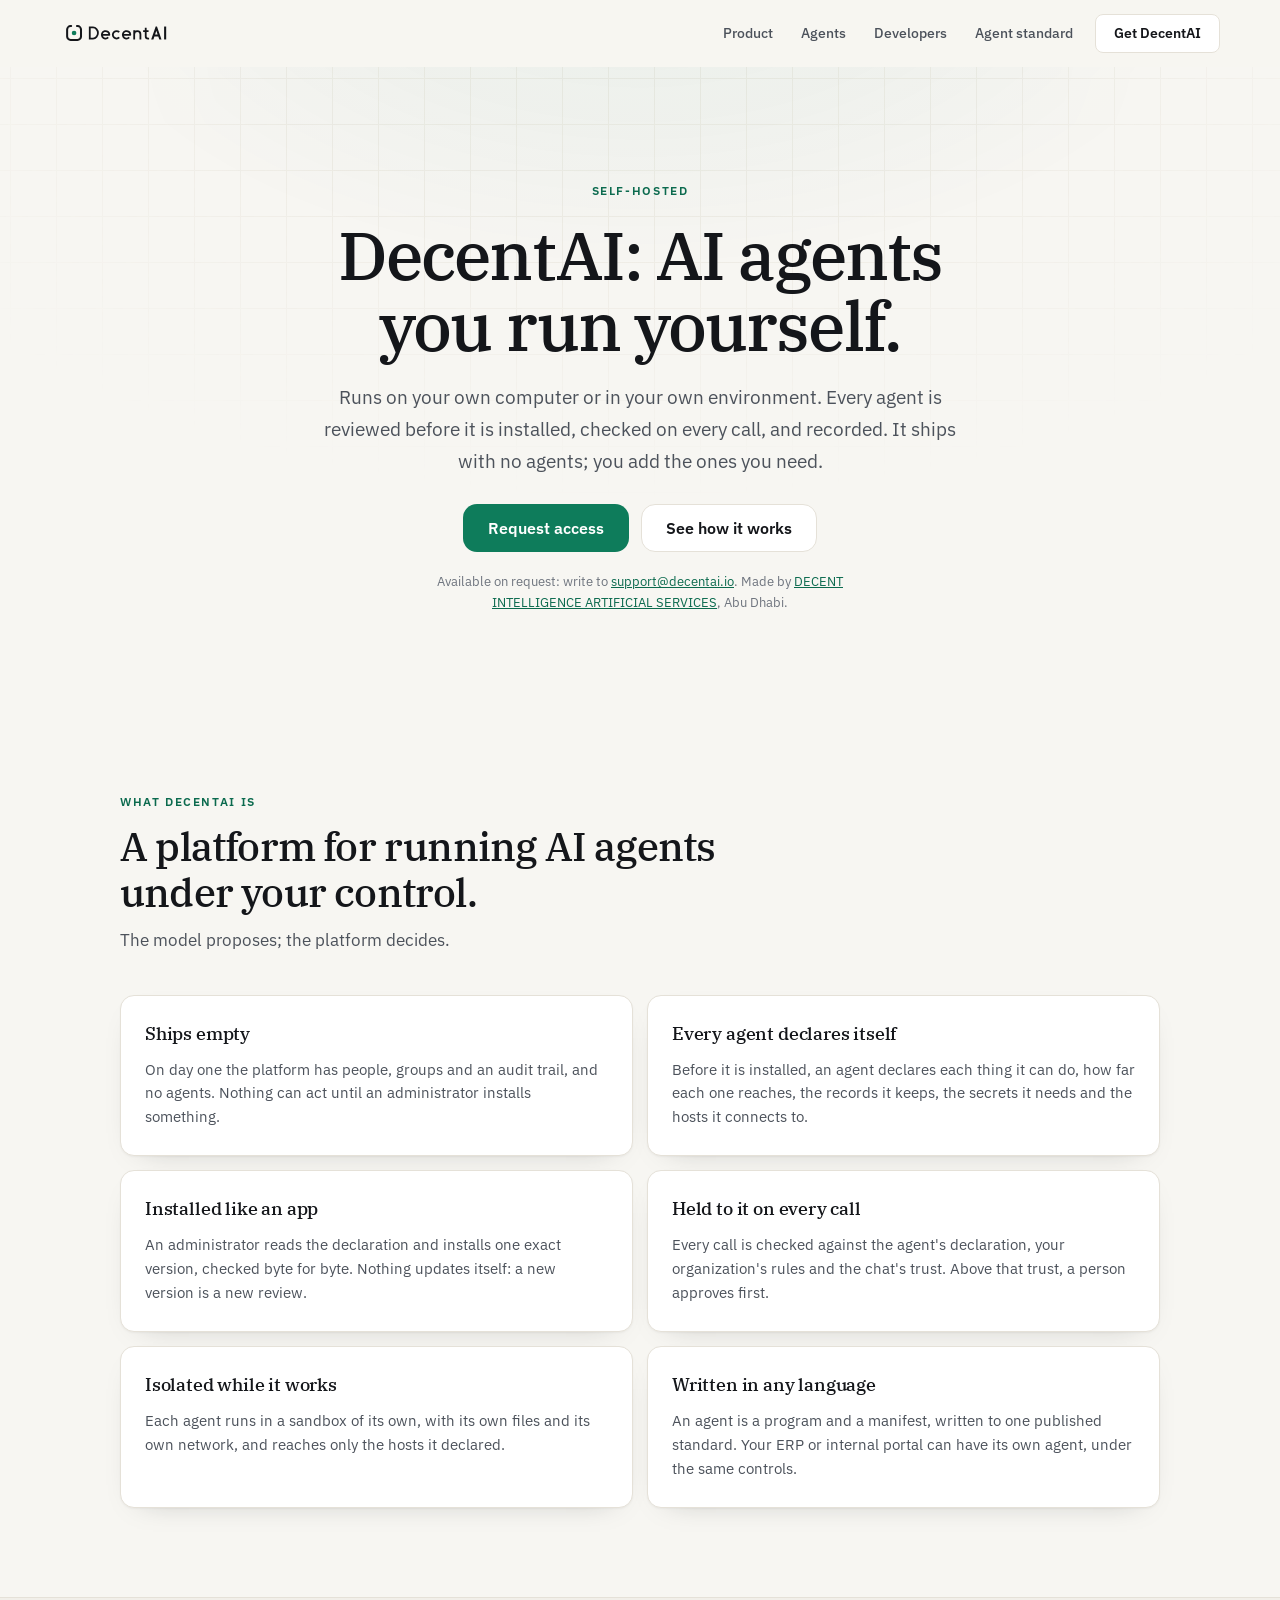
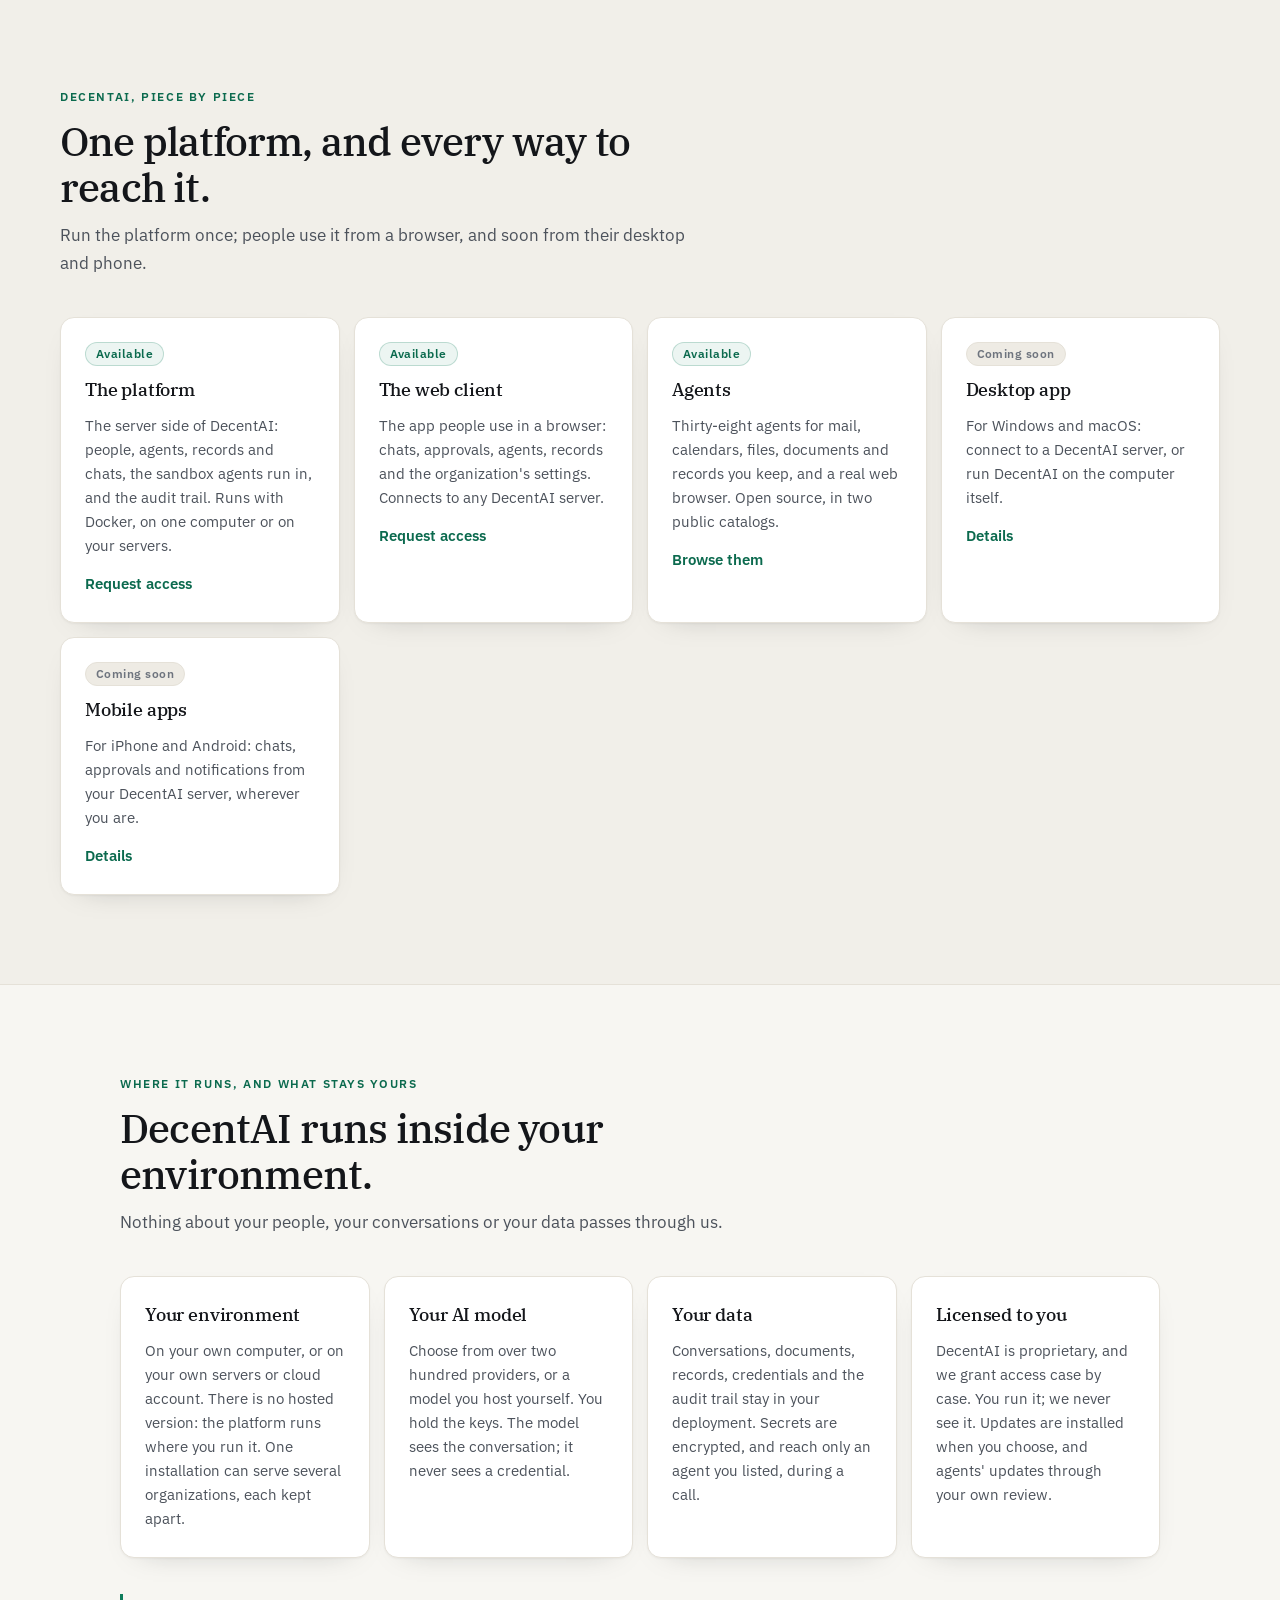
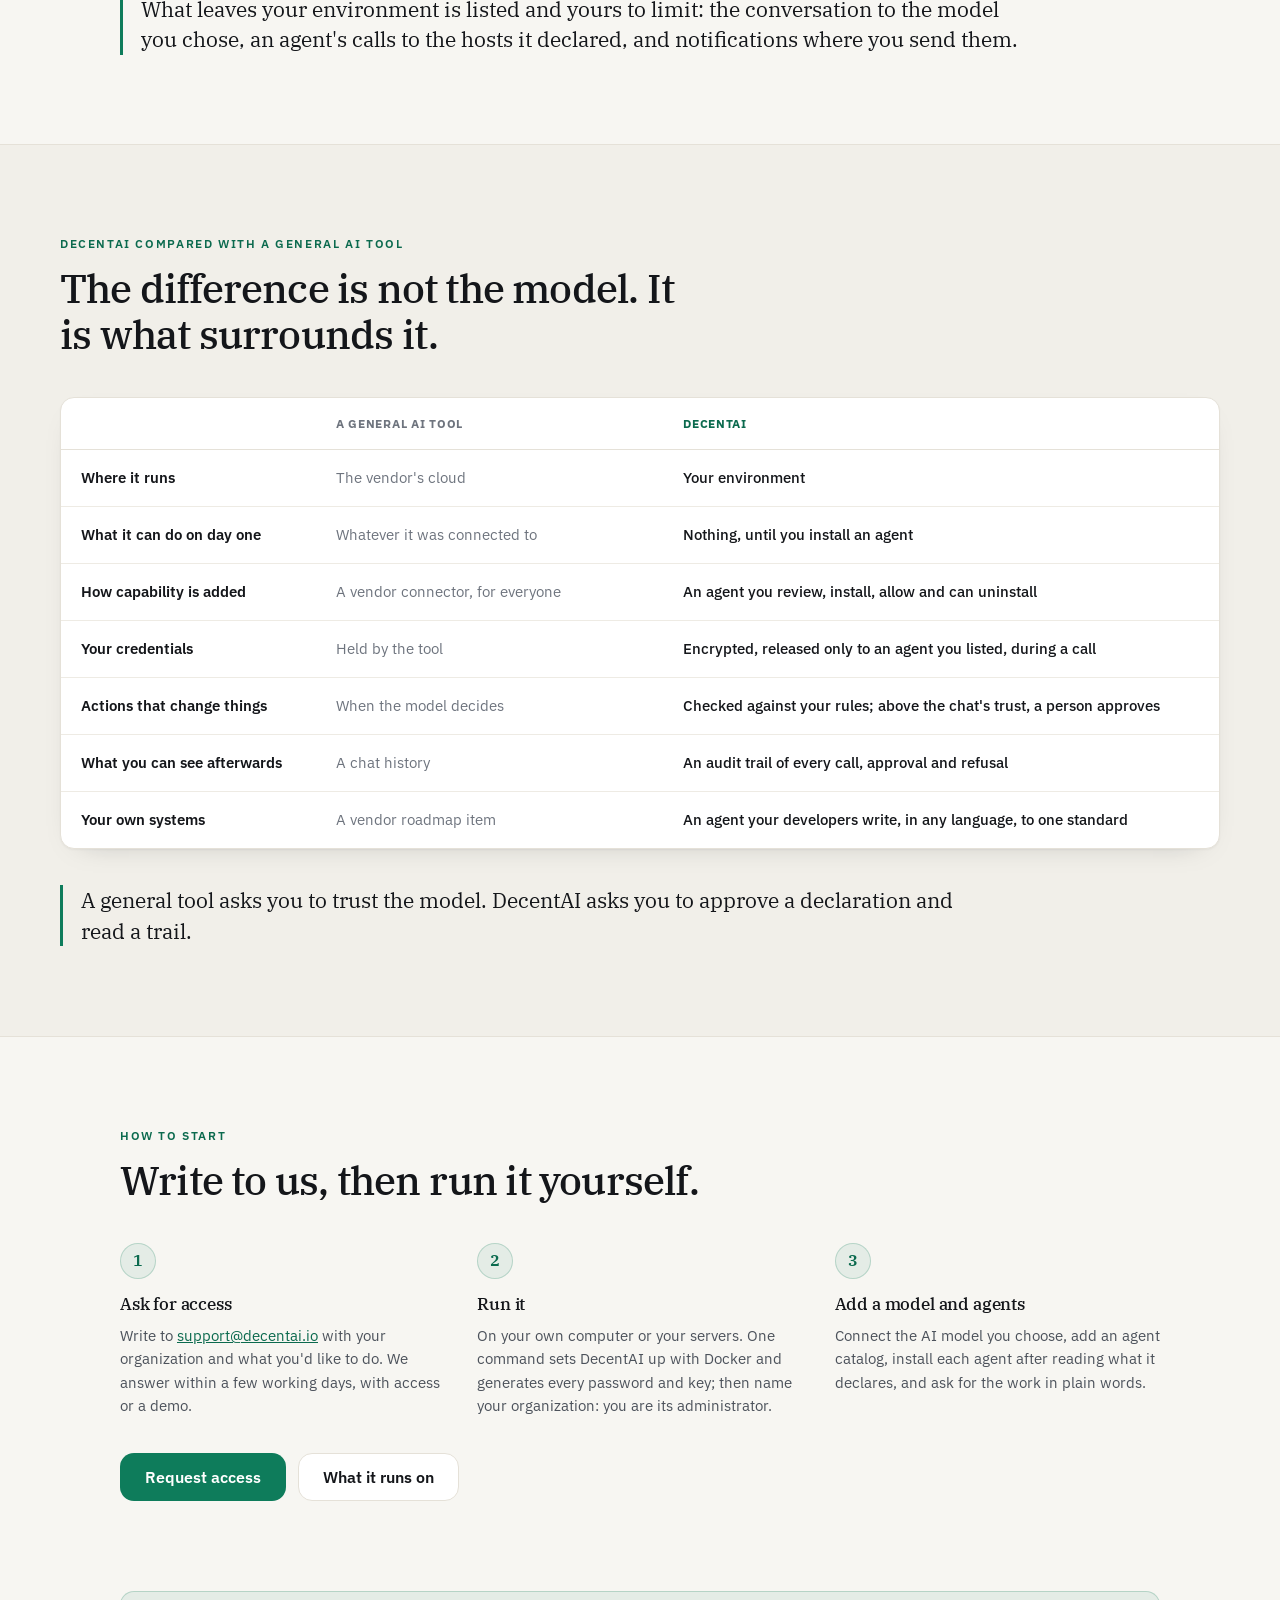
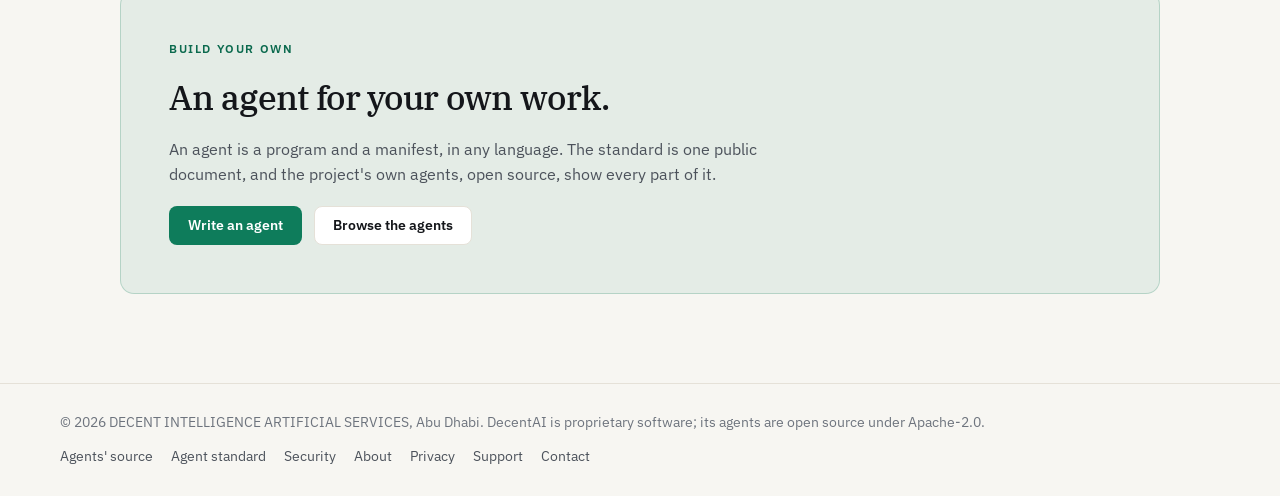
<file: index.html>
<!DOCTYPE html>
<html lang="en">
<head>
  <meta charset="utf-8">
  <meta name="viewport" content="width=device-width, initial-scale=1">
  <title>DecentAI: AI agents you run yourself</title>
  <meta name="description" content="DecentAI is a platform for running AI agents under your control. It runs on your own computer or your organization's own infrastructure; every agent is reviewed before it is installed, checked on every call, and recorded. Available on request.">
  <meta property="og:title" content="DecentAI">
  <meta property="og:description" content="AI agents you run yourself. Every agent reviewed before it runs. Every call checked and recorded.">
  <meta property="og:image" content="https://decentai.io/brand/decentai-og-1200x630.png">
  <meta name="color-scheme" content="light dark">
  <link rel="icon" href="favicon.ico" sizes="16x16 32x32 48x48">
  <link rel="icon" type="image/png" sizes="32x32" href="brand/decentai-mark-32.png">
  <link rel="apple-touch-icon" sizes="180x180" href="brand/decentai-mark-180.png">
  <link rel="preconnect" href="https://fonts.googleapis.com">
  <link rel="preconnect" href="https://fonts.gstatic.com" crossorigin>
  <link rel="stylesheet" href="https://fonts.googleapis.com/css2?family=IBM+Plex+Serif:wght@400;500;600&amp;family=IBM+Plex+Sans:wght@400;500;600&amp;display=swap">
  <link rel="stylesheet" href="site.css">
  <script type="application/ld+json">
  {"@context": "https://schema.org", "@type": "Organization", "name": "DecentAI",
   "legalName": "DECENT INTELLIGENCE ARTIFICIAL SERVICES", "url": "https://decentai.io",
   "logo": "https://decentai.io/brand/decentai-mark-180.png", "email": "support@decentai.io",
   "address": {"@type": "PostalAddress", "addressLocality": "Abu Dhabi", "addressCountry": "AE"}}
  </script>
</head>
<body>
  <header class="site-head">
    <a class="site-brand" href="/" aria-label="DecentAI home">
      <img class="site-logo only-light" src="brand/decentai-lockup-horizontal.svg" alt="DecentAI">
      <img class="site-logo only-dark" src="brand/decentai-lockup-horizontal-dark.svg" alt="DecentAI">
    </a>
    <nav class="site-nav" aria-label="Site">
      <a href="product">Product</a>
      <a href="agents">Agents</a>
      <a href="developers">Developers</a>
      <a href="https://github.com/decentai-io/decentai-official-agents/blob/main/STANDARD.md">Agent standard</a>
      <a class="btn" href="download">Get DecentAI</a>
    </nav>
  </header>

  <main>
    <section class="hero">
      <div class="hero-ground" aria-hidden="true"></div>
      <div class="hero-inner">
        <span class="kicker">Self-hosted</span>
        <h1>DecentAI: AI agents you run yourself.</h1>
        <p class="hero-lead">
          Runs on your own computer or in your own environment. Every agent is reviewed before it is installed,
          checked on every call, and recorded. It ships with no agents; you add the ones you need.
        </p>
        <div class="hero-actions">
          <a class="btn btn--primary btn--lg" href="download">Request access</a>
          <a class="btn btn--lg" href="product">See how it works</a>
        </div>
        <p class="hero-note">Available on request: write to <a href="mailto:support@decentai.io">support@decentai.io</a>. Made by <a href="about">DECENT INTELLIGENCE ARTIFICIAL SERVICES</a>, Abu Dhabi.</p>
      </div>
    </section>

    <section class="band">
      <div class="band-head">
        <span class="kicker">What DecentAI is</span>
        <h2>A platform for running AI agents under your control.</h2>
        <p>The model proposes; the platform decides.</p>
      </div>
      <div class="pillars">
        <article class="pillar"><h3>Ships empty</h3><p>On day one the platform has people, groups and an audit trail, and no agents. Nothing can act until an administrator installs something.</p></article>
        <article class="pillar"><h3>Every agent declares itself</h3><p>Before it is installed, an agent declares each thing it can do, how far each one reaches, the records it keeps, the secrets it needs and the hosts it connects to.</p></article>
        <article class="pillar"><h3>Installed like an app</h3><p>An administrator reads the declaration and installs one exact version, checked byte for byte. Nothing updates itself: a new version is a new review.</p></article>
        <article class="pillar"><h3>Held to it on every call</h3><p>Every call is checked against the agent's declaration, your organization's rules and the chat's trust. Above that trust, a person approves first.</p></article>
        <article class="pillar"><h3>Isolated while it works</h3><p>Each agent runs in a sandbox of its own, with its own files and its own network, and reaches only the hosts it declared.</p></article>
        <article class="pillar"><h3>Written in any language</h3><p>An agent is a program and a manifest, written to one published standard. Your ERP or internal portal can have its own agent, under the same controls.</p></article>
      </div>
    </section>

    <section class="band band--alt">
      <div class="band-head">
        <span class="kicker">DecentAI, piece by piece</span>
        <h2>One platform, and every way to reach it.</h2>
        <p>Run the platform once; people use it from a browser, and soon from their desktop and phone.</p>
      </div>
      <div class="pillars kinds">
        <article class="pillar"><span class="tag">Available</span><h3>The platform</h3><p>The server side of DecentAI: people, agents, records and chats, the sandbox agents run in, and the audit trail. Runs with Docker, on one computer or on your servers.</p><p class="pillar-links"><a href="download">Request access</a></p></article>
        <article class="pillar"><span class="tag">Available</span><h3>The web client</h3><p>The app people use in a browser: chats, approvals, agents, records and the organization's settings. Connects to any DecentAI server.</p><p class="pillar-links"><a href="download">Request access</a></p></article>
        <article class="pillar"><span class="tag">Available</span><h3>Agents</h3><p>Thirty-eight agents for mail, calendars, files, documents and records you keep, and a real web browser. Open source, in two public catalogs.</p><p class="pillar-links"><a href="agents">Browse them</a></p></article>
        <article class="pillar"><span class="tag tag--soon">Coming soon</span><h3>Desktop app</h3><p>For Windows and macOS: connect to a DecentAI server, or run DecentAI on the computer itself.</p><p class="pillar-links"><a href="download#apps">Details</a></p></article>
        <article class="pillar"><span class="tag tag--soon">Coming soon</span><h3>Mobile apps</h3><p>For iPhone and Android: chats, approvals and notifications from your DecentAI server, wherever you are.</p><p class="pillar-links"><a href="download#apps">Details</a></p></article>
      </div>
    </section>

    <section class="band">
      <div class="band-head">
        <span class="kicker">Where it runs, and what stays yours</span>
        <h2>DecentAI runs inside your environment.</h2>
        <p>Nothing about your people, your conversations or your data passes through us.</p>
      </div>
      <div class="pillars kinds">
        <article class="pillar"><h3>Your environment</h3><p>On your own computer, or on your own servers or cloud account. There is no hosted version: the platform runs where you run it. One installation can serve several organizations, each kept apart.</p></article>
        <article class="pillar"><h3>Your AI model</h3><p>Choose from over two hundred providers, or a model you host yourself. You hold the keys. The model sees the conversation; it never sees a credential.</p></article>
        <article class="pillar"><h3>Your data</h3><p>Conversations, documents, records, credentials and the audit trail stay in your deployment. Secrets are encrypted, and reach only an agent you listed, during a call.</p></article>
        <article class="pillar"><h3>Licensed to you</h3><p>DecentAI is proprietary, and we grant access case by case. You run it; we never see it. Updates are installed when you choose, and agents' updates through your own review.</p></article>
      </div>
      <p class="band-close">What leaves your environment is listed and yours to limit: the conversation to the model you chose, an agent's calls to the hosts it declared, and notifications where you send them.</p>
    </section>

    <section class="band band--alt">
      <div class="band-head">
        <span class="kicker">DecentAI compared with a general AI tool</span>
        <h2>The difference is not the model. It is what surrounds it.</h2>
      </div>
      <div class="compare-wrap">
        <table class="compare">
          <thead>
            <tr><th scope="col"><span class="sr-only">Aspect</span></th><th scope="col">A general AI tool</th><th scope="col" class="us">DecentAI</th></tr>
          </thead>
          <tbody>
            <tr><th scope="row">Where it runs</th><td class="them">The vendor&#x27;s cloud</td><td class="us">Your environment</td></tr>
            <tr><th scope="row">What it can do on day one</th><td class="them">Whatever it was connected to</td><td class="us">Nothing, until you install an agent</td></tr>
            <tr><th scope="row">How capability is added</th><td class="them">A vendor connector, for everyone</td><td class="us">An agent you review, install, allow and can uninstall</td></tr>
            <tr><th scope="row">Your credentials</th><td class="them">Held by the tool</td><td class="us">Encrypted, released only to an agent you listed, during a call</td></tr>
            <tr><th scope="row">Actions that change things</th><td class="them">When the model decides</td><td class="us">Checked against your rules; above the chat&#x27;s trust, a person approves</td></tr>
            <tr><th scope="row">What you can see afterwards</th><td class="them">A chat history</td><td class="us">An audit trail of every call, approval and refusal</td></tr>
            <tr><th scope="row">Your own systems</th><td class="them">A vendor roadmap item</td><td class="us">An agent your developers write, in any language, to one standard</td></tr>
          </tbody>
        </table>
      </div>
      <p class="band-close">A general tool asks you to trust the model. DecentAI asks you to approve a declaration and read a trail.</p>
    </section>

    <section class="band" id="start">
      <div class="band-head">
        <span class="kicker">How to start</span>
        <h2>Write to us, then run it yourself.</h2>
      </div>
      <ol class="steps">
        <li class="step"><span class="step-n">1</span><div><h3>Ask for access</h3><p>Write to <a href="mailto:support@decentai.io">support@decentai.io</a> with your organization and what you'd like to do. We answer within a few working days, with access or a demo.</p></div></li>
        <li class="step"><span class="step-n">2</span><div><h3>Run it</h3><p>On your own computer or your servers. One command sets DecentAI up with Docker and generates every password and key; then name your organization: you are its administrator.</p></div></li>
        <li class="step"><span class="step-n">3</span><div><h3>Add a model and agents</h3><p>Connect the AI model you choose, add an agent catalog, install each agent after reading what it declares, and ask for the work in plain words.</p></div></li>
      </ol>
      <div class="hero-actions">
        <a class="btn btn--primary btn--lg" href="mailto:support@decentai.io">Request access</a>
        <a class="btn btn--lg" href="download">What it runs on</a>
      </div>
    </section>

    <section class="band band--cta">
      <div class="cta-card">
        <span class="kicker">Build your own</span>
        <h2>An agent for your own work.</h2>
        <p>An agent is a program and a manifest, in any language. The standard is one public document, and the project's own agents, open source, show every part of it.</p>
        <div class="hero-actions">
          <a class="btn btn--primary" href="developers">Write an agent</a>
          <a class="btn" href="agents">Browse the agents</a>
        </div>
      </div>
    </section>
  </main>

  <footer class="site-foot">
    <span>© 2026 DECENT INTELLIGENCE ARTIFICIAL SERVICES, Abu Dhabi. DecentAI is proprietary software; its agents are open source under Apache-2.0.</span>
    <nav aria-label="Footer">
      <a href="https://github.com/decentai-io/decentai-official-agents">Agents' source</a>
      <a href="https://github.com/decentai-io/decentai-official-agents/blob/main/STANDARD.md">Agent standard</a>
      <a href="mailto:support@decentai.io">Security</a>
      <a href="about">About</a>
      <a href="privacy">Privacy</a>
      <a href="support">Support</a>
      <a href="mailto:support@decentai.io">Contact</a>
    </nav>
  </footer>
</body>
</html>
</file>
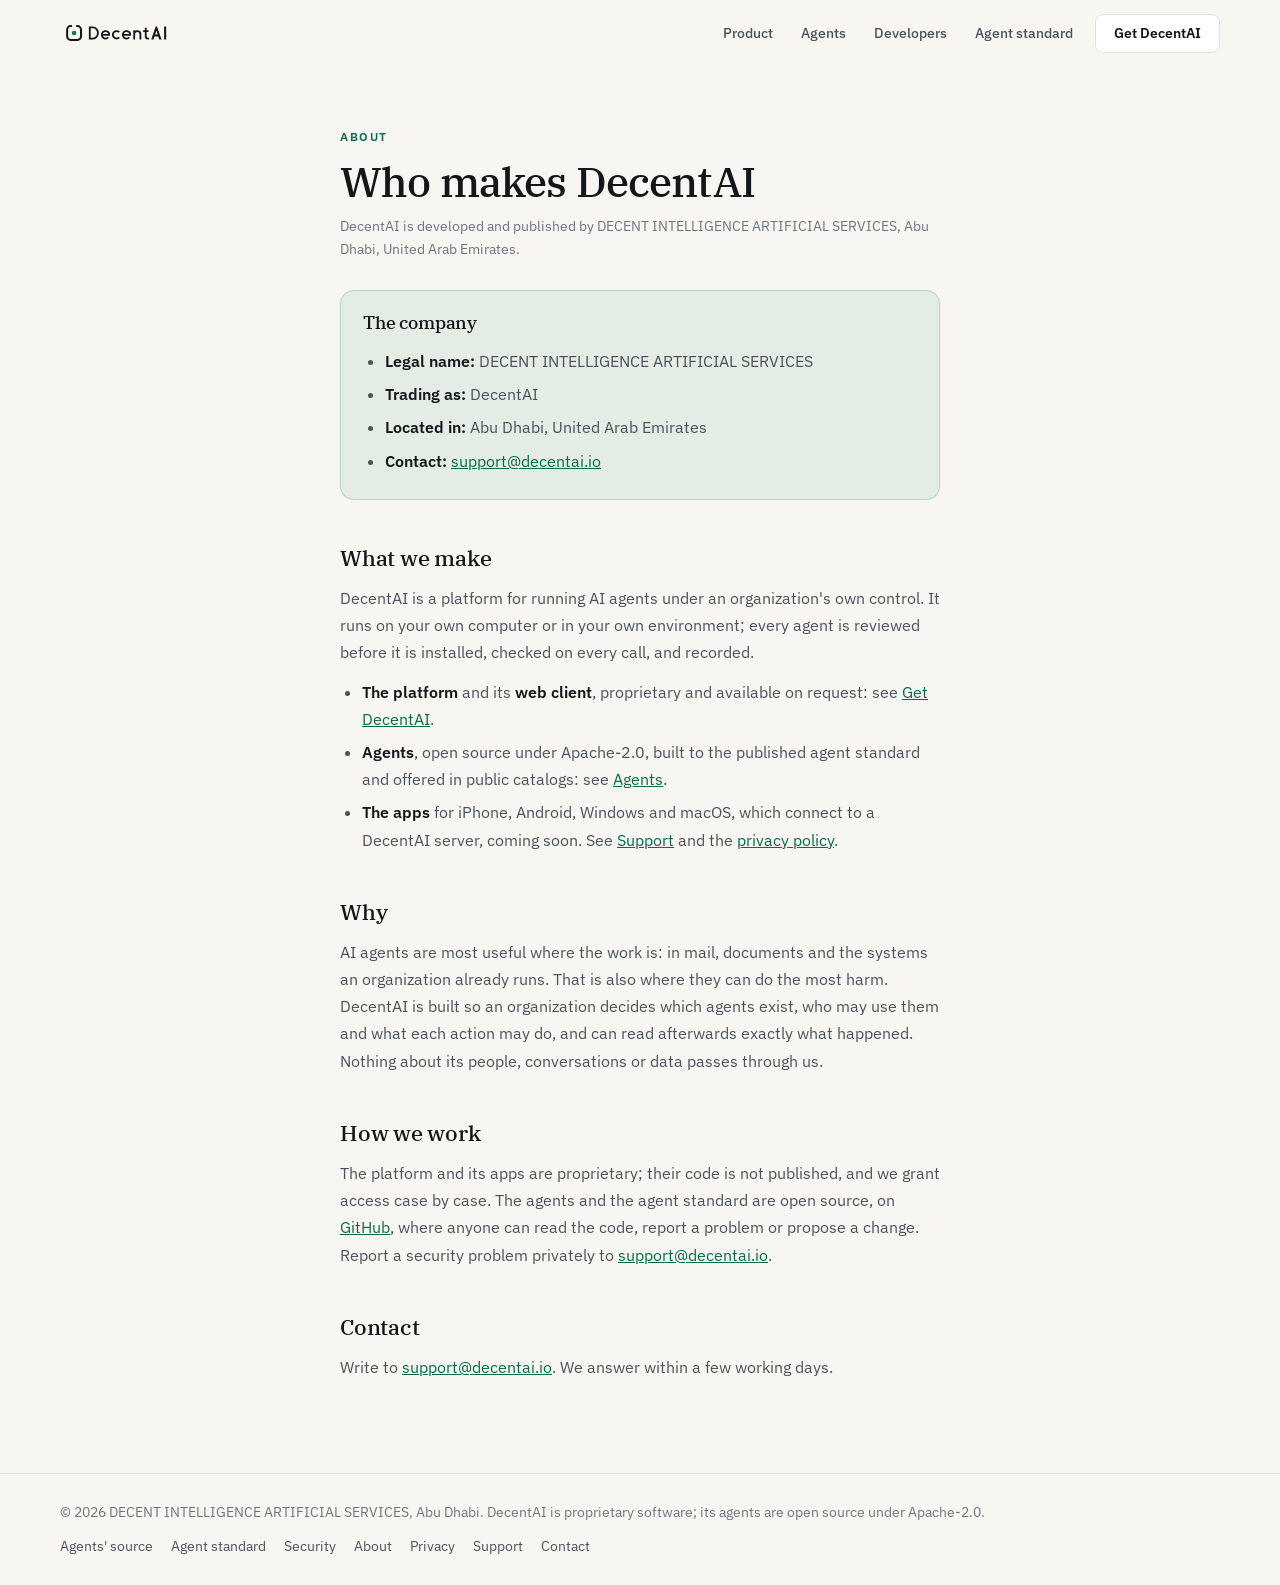
<file: about.html>
<!DOCTYPE html>
<html lang="en">
<head>
  <meta charset="utf-8">
  <meta name="viewport" content="width=device-width, initial-scale=1">
  <title>About · DecentAI</title>
  <meta name="description" content="DecentAI is developed and published by DECENT INTELLIGENCE ARTIFICIAL SERVICES, Abu Dhabi, United Arab Emirates.">
  <meta name="color-scheme" content="light dark">
  <link rel="icon" href="favicon.ico" sizes="16x16 32x32 48x48">
  <link rel="icon" type="image/png" sizes="32x32" href="brand/decentai-mark-32.png">
  <link rel="apple-touch-icon" sizes="180x180" href="brand/decentai-mark-180.png">
  <link rel="preconnect" href="https://fonts.googleapis.com">
  <link rel="preconnect" href="https://fonts.gstatic.com" crossorigin>
  <link rel="stylesheet" href="https://fonts.googleapis.com/css2?family=IBM+Plex+Serif:wght@400;500;600&amp;family=IBM+Plex+Sans:wght@400;500;600&amp;display=swap">
  <link rel="stylesheet" href="site.css">
</head>
<body>
  <header class="site-head">
    <a class="site-brand" href="/" aria-label="DecentAI home">
      <img class="site-logo only-light" src="brand/decentai-lockup-horizontal.svg" alt="DecentAI">
      <img class="site-logo only-dark" src="brand/decentai-lockup-horizontal-dark.svg" alt="DecentAI">
    </a>
    <nav class="site-nav" aria-label="Site">
      <a href="product">Product</a>
      <a href="agents">Agents</a>
      <a href="developers">Developers</a>
      <a href="https://github.com/decentai-io/decentai-official-agents/blob/main/STANDARD.md">Agent standard</a>
      <a class="btn" href="download">Get DecentAI</a>
    </nav>
  </header>

  <main class="doc">
    <span class="kicker">About</span>
    <h1>Who makes DecentAI</h1>
    <p class="doc-meta">DecentAI is developed and published by DECENT INTELLIGENCE ARTIFICIAL SERVICES, Abu Dhabi, United Arab Emirates.</p>

    <section class="doc-short">
      <h2>The company</h2>
      <ul>
        <li><strong>Legal name:</strong> DECENT INTELLIGENCE ARTIFICIAL SERVICES</li>
        <li><strong>Trading as:</strong> DecentAI</li>
        <li><strong>Located in:</strong> Abu Dhabi, United Arab Emirates</li>
        <li><strong>Contact:</strong> <a href="mailto:support@decentai.io">support@decentai.io</a></li>
      </ul>
    </section>

    <h2>What we make</h2>
    <p>DecentAI is a platform for running AI agents under an organization's own control. It runs on your own computer or in your own environment; every agent is reviewed before it is installed, checked on every call, and recorded.</p>
    <ul>
      <li><strong>The platform</strong> and its <strong>web client</strong>, proprietary and available on request: see <a href="download">Get DecentAI</a>.</li>
      <li><strong>Agents</strong>, open source under Apache-2.0, built to the published agent standard and offered in public catalogs: see <a href="agents">Agents</a>.</li>
      <li><strong>The apps</strong> for iPhone, Android, Windows and macOS, which connect to a DecentAI server, coming soon. See <a href="support">Support</a> and the <a href="privacy">privacy policy</a>.</li>
    </ul>

    <h2>Why</h2>
    <p>AI agents are most useful where the work is: in mail, documents and the systems an organization already runs. That is also where they can do the most harm. DecentAI is built so an organization decides which agents exist, who may use them and what each action may do, and can read afterwards exactly what happened. Nothing about its people, conversations or data passes through us.</p>

    <h2>How we work</h2>
    <p>The platform and its apps are proprietary; their code is not published, and we grant access case by case. The agents and the agent standard are open source, on <a href="https://github.com/decentai-io/decentai-official-agents">GitHub</a>, where anyone can read the code, report a problem or propose a change. Report a security problem privately to <a href="mailto:support@decentai.io">support@decentai.io</a>.</p>

    <h2>Contact</h2>
    <p>Write to <a href="mailto:support@decentai.io">support@decentai.io</a>. We answer within a few working days.</p>
  </main>

  <footer class="site-foot">
    <span>© 2026 DECENT INTELLIGENCE ARTIFICIAL SERVICES, Abu Dhabi. DecentAI is proprietary software; its agents are open source under Apache-2.0.</span>
    <nav aria-label="Footer">
      <a href="https://github.com/decentai-io/decentai-official-agents">Agents' source</a>
      <a href="https://github.com/decentai-io/decentai-official-agents/blob/main/STANDARD.md">Agent standard</a>
      <a href="mailto:support@decentai.io">Security</a>
      <a href="about">About</a>
      <a href="privacy">Privacy</a>
      <a href="support">Support</a>
      <a href="mailto:support@decentai.io">Contact</a>
    </nav>
  </footer>
</body>
</html>
</file>
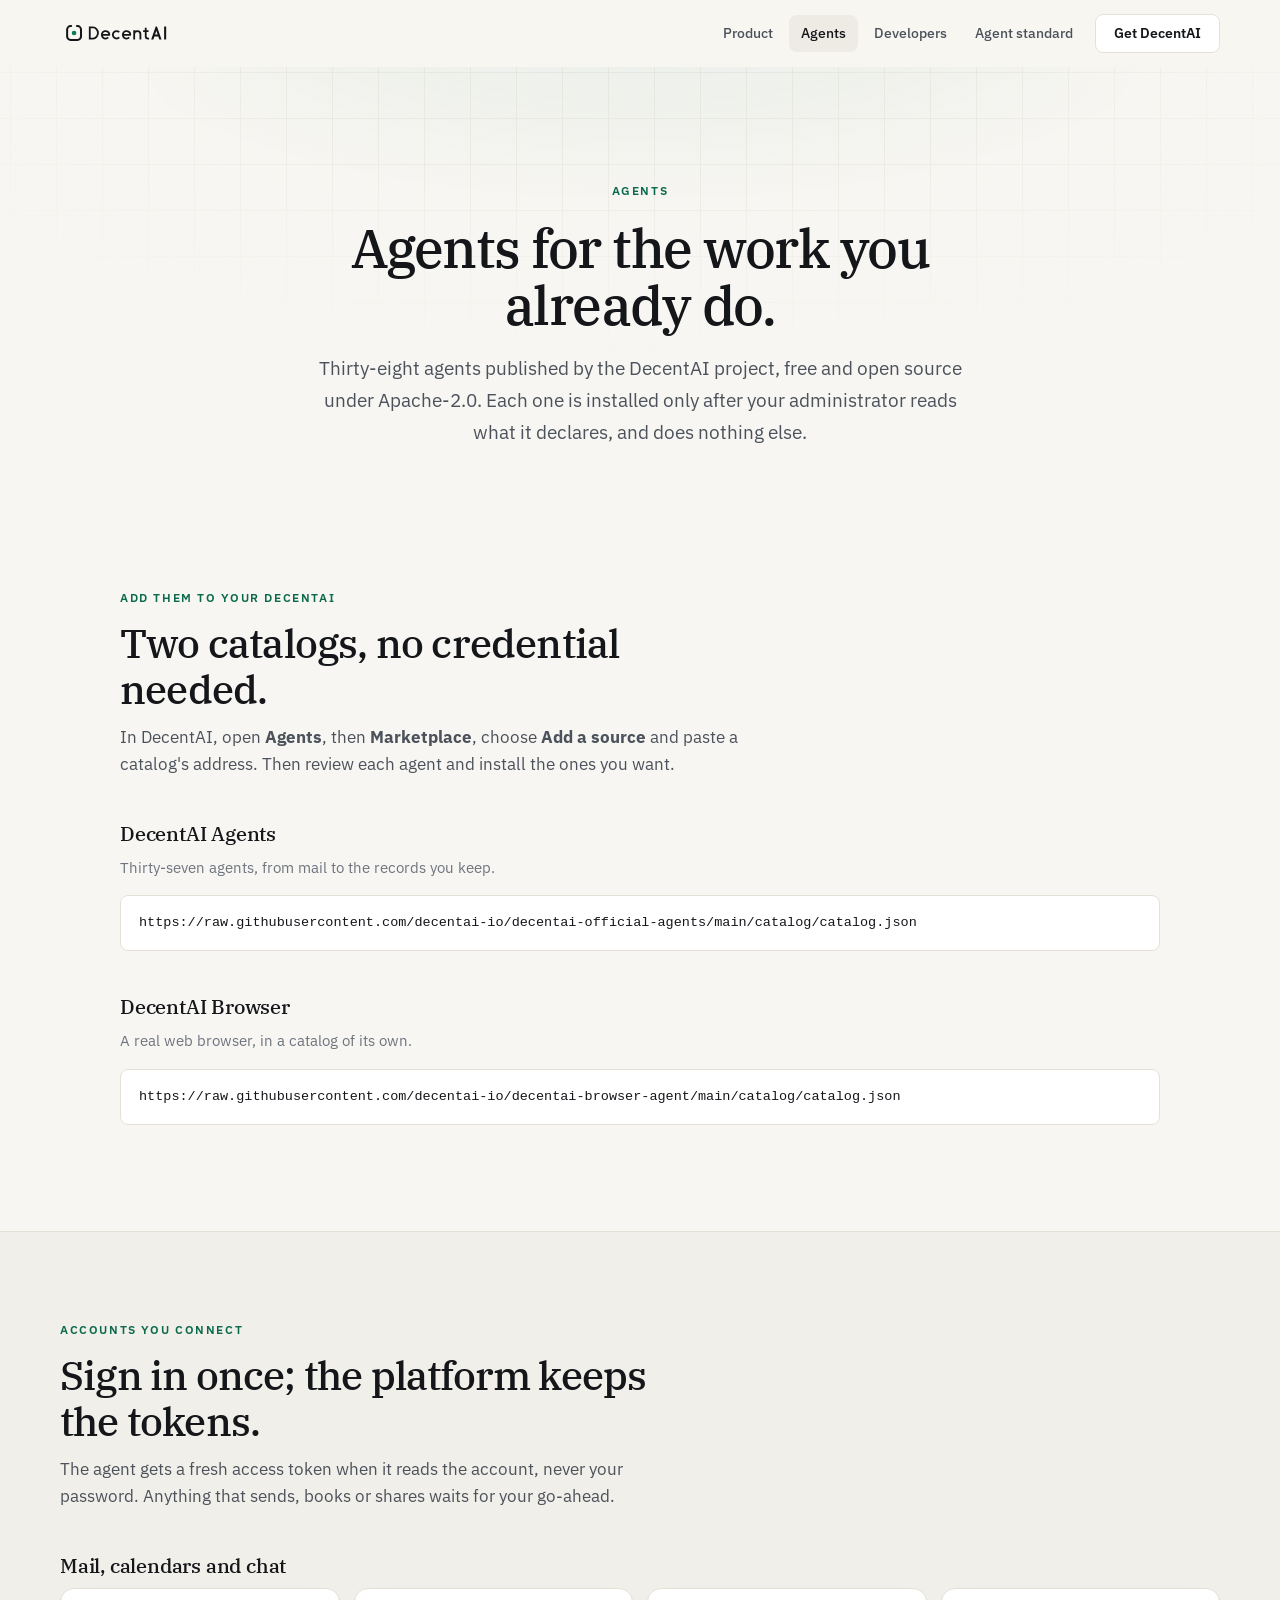
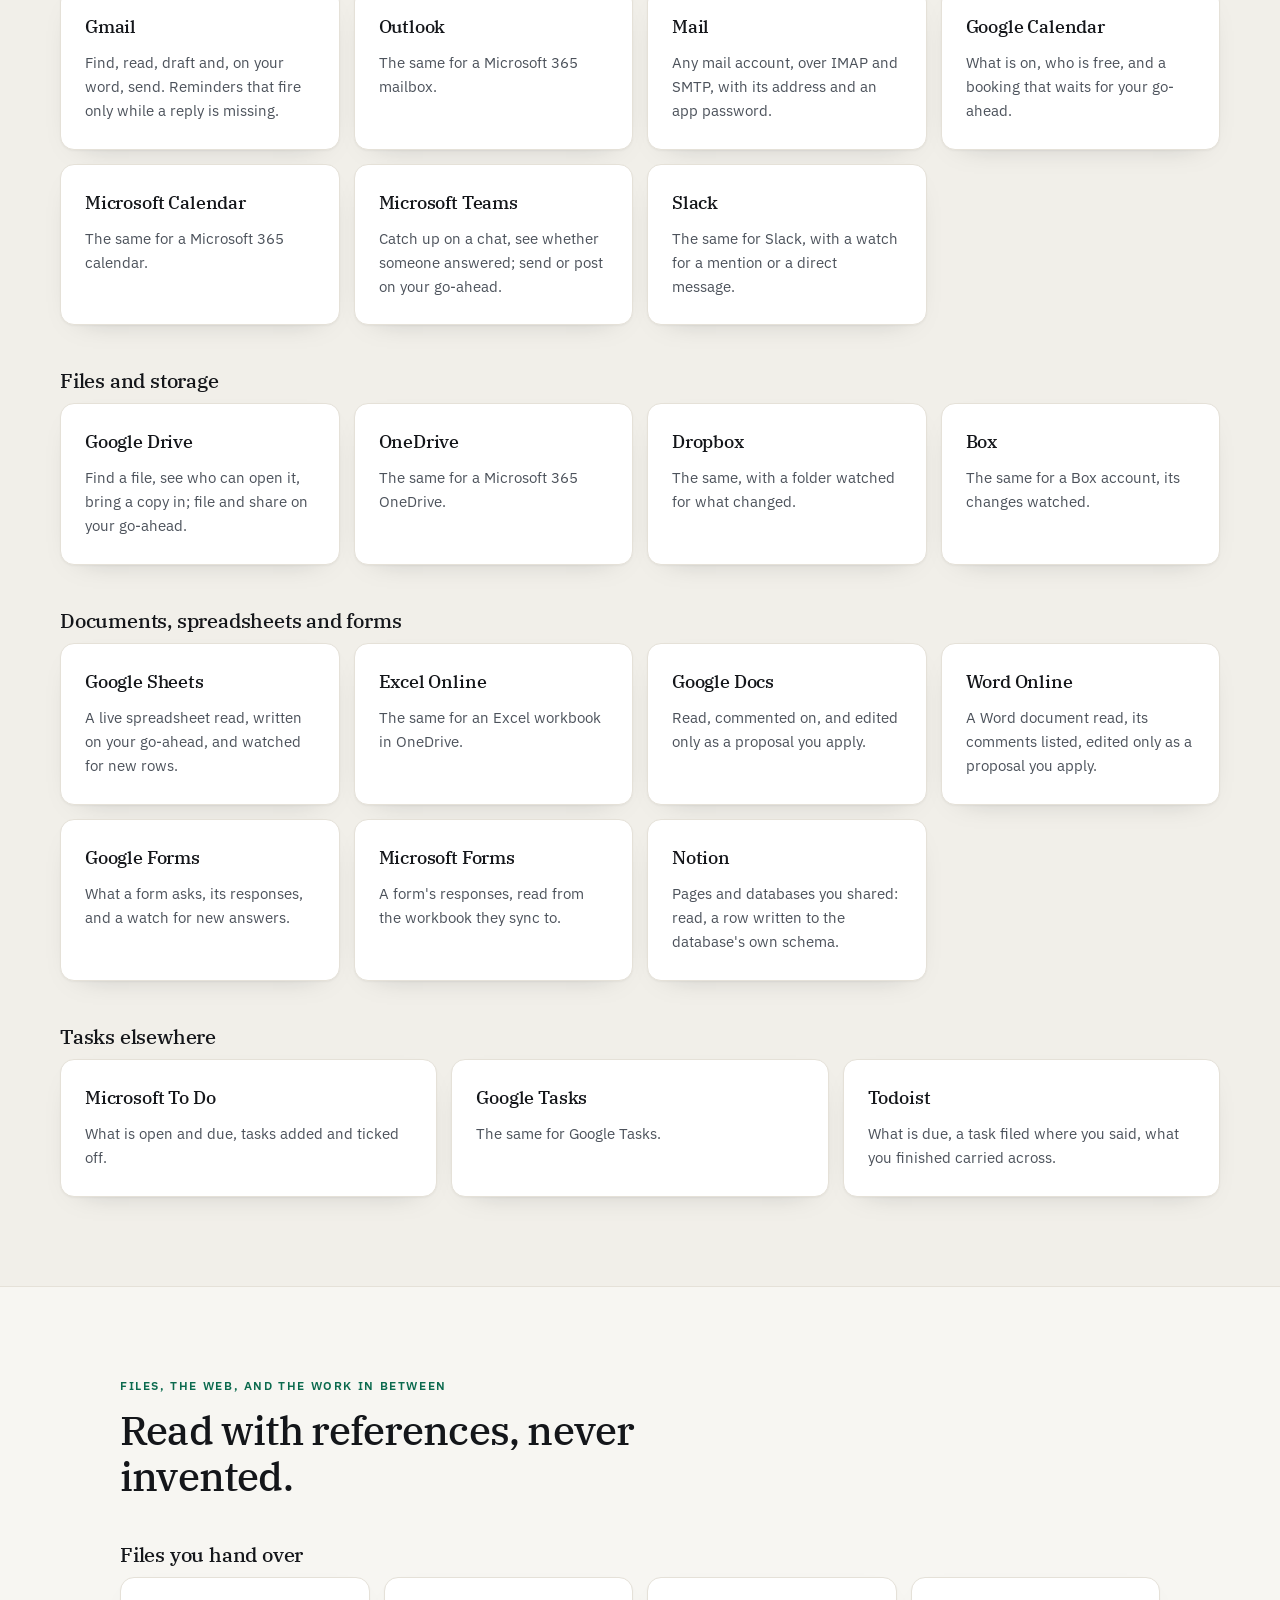
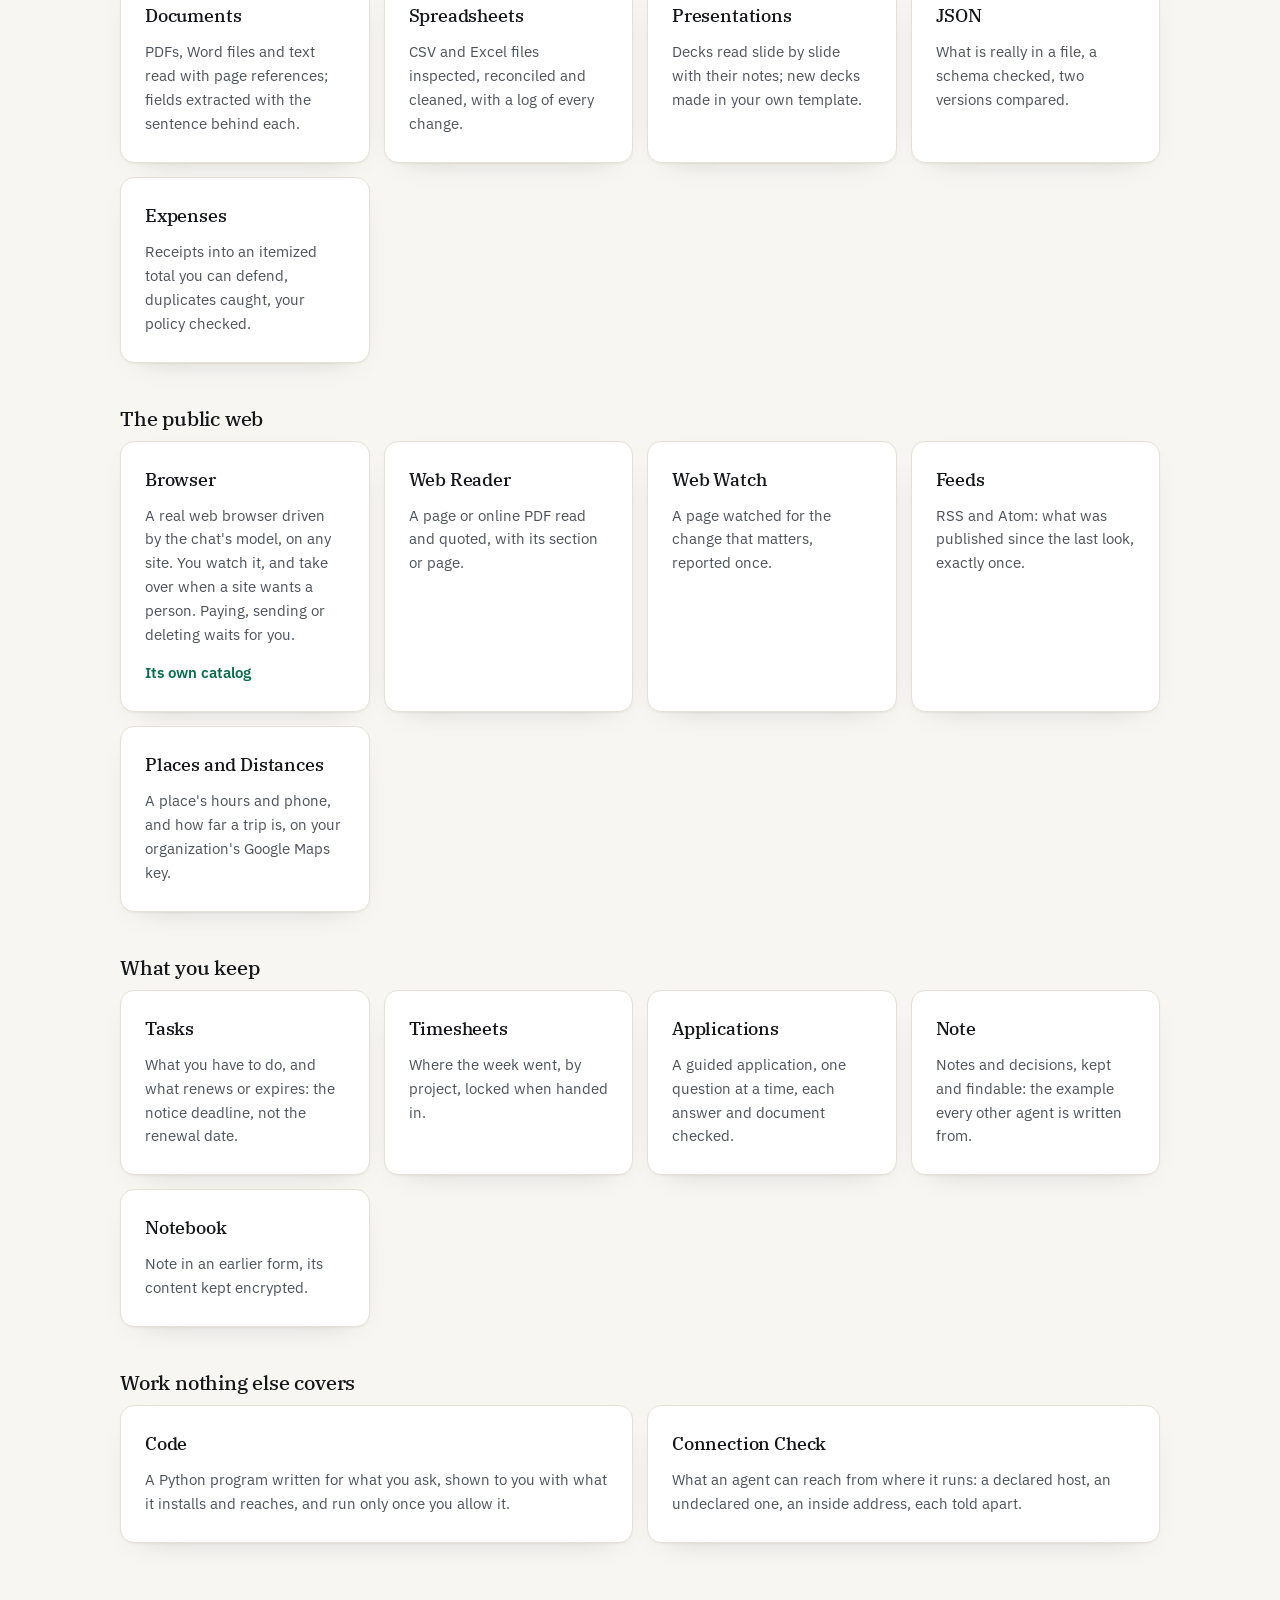
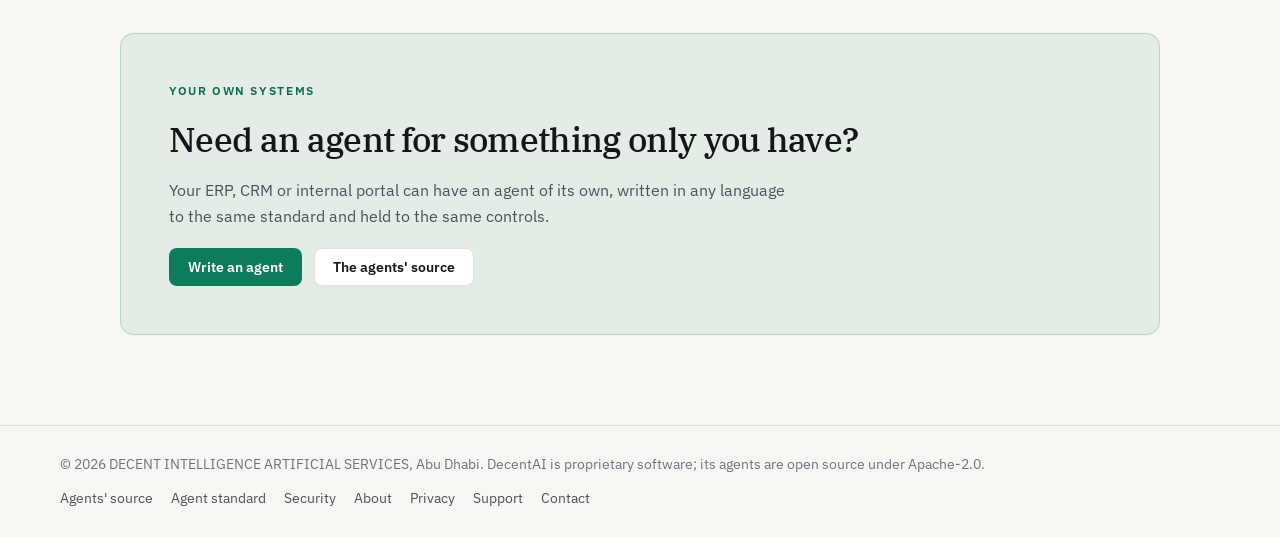
<file: agents.html>
<!DOCTYPE html>
<html lang="en">
<head>
  <meta charset="utf-8">
  <meta name="viewport" content="width=device-width, initial-scale=1">
  <title>Agents · DecentAI</title>
  <meta name="description" content="The agents the DecentAI project publishes: mail, calendars, chat, files, documents, the public web, records you keep, and a real web browser. Free, open source under Apache-2.0, and installed only after your review.">
  <meta property="og:title" content="DecentAI agents">
  <meta property="og:image" content="https://decentai.io/brand/decentai-og-1200x630.png">
  <meta name="color-scheme" content="light dark">
  <link rel="icon" href="favicon.ico" sizes="16x16 32x32 48x48">
  <link rel="icon" type="image/png" sizes="32x32" href="brand/decentai-mark-32.png">
  <link rel="apple-touch-icon" sizes="180x180" href="brand/decentai-mark-180.png">
  <link rel="preconnect" href="https://fonts.googleapis.com">
  <link rel="preconnect" href="https://fonts.gstatic.com" crossorigin>
  <link rel="stylesheet" href="https://fonts.googleapis.com/css2?family=IBM+Plex+Serif:wght@400;500;600&amp;family=IBM+Plex+Sans:wght@400;500;600&amp;display=swap">
  <link rel="stylesheet" href="site.css">
</head>
<body>
  <header class="site-head">
    <a class="site-brand" href="/" aria-label="DecentAI home">
      <img class="site-logo only-light" src="brand/decentai-lockup-horizontal.svg" alt="DecentAI">
      <img class="site-logo only-dark" src="brand/decentai-lockup-horizontal-dark.svg" alt="DecentAI">
    </a>
    <nav class="site-nav" aria-label="Site">
      <a href="product">Product</a>
      <a href="agents" aria-current="page">Agents</a>
      <a href="developers">Developers</a>
      <a href="https://github.com/decentai-io/decentai-official-agents/blob/main/STANDARD.md">Agent standard</a>
      <a class="btn" href="download">Get DecentAI</a>
    </nav>
  </header>

  <main>
    <section class="hero hero--page">
      <div class="hero-ground" aria-hidden="true"></div>
      <div class="hero-inner">
        <span class="kicker">Agents</span>
        <h1>Agents for the work you already do.</h1>
        <p class="hero-lead">Thirty-eight agents published by the DecentAI project, free and open source under Apache-2.0. Each one is installed only after your administrator reads what it declares, and does nothing else.</p>
      </div>
    </section>

    <section class="band" id="add">
      <div class="band-head">
        <span class="kicker">Add them to your DecentAI</span>
        <h2>Two catalogs, no credential needed.</h2>
        <p>In DecentAI, open <strong>Agents</strong>, then <strong>Marketplace</strong>, choose <strong>Add a source</strong> and paste a catalog's address. Then review each agent and install the ones you want.</p>
      </div>
      <h3 class="group">DecentAI Agents</h3>
      <p class="group-note">Thirty-seven agents, from mail to the records you keep.</p>
      <pre class="code">https://raw.githubusercontent.com/decentai-io/decentai-official-agents/main/catalog/catalog.json</pre>
      <h3 class="group">DecentAI Browser</h3>
      <p class="group-note">A real web browser, in a catalog of its own.</p>
      <pre class="code">https://raw.githubusercontent.com/decentai-io/decentai-browser-agent/main/catalog/catalog.json</pre>
    </section>

    <section class="band band--alt">
      <div class="band-head">
        <span class="kicker">Accounts you connect</span>
        <h2>Sign in once; the platform keeps the tokens.</h2>
        <p>The agent gets a fresh access token when it reads the account, never your password. Anything that sends, books or shares waits for your go-ahead.</p>
      </div>
      <h3 class="group">Mail, calendars and chat</h3>
      <div class="pillars kinds">
        <article class="pillar"><h3>Gmail</h3><p>Find, read, draft and, on your word, send. Reminders that fire only while a reply is missing.</p></article>
        <article class="pillar"><h3>Outlook</h3><p>The same for a Microsoft 365 mailbox.</p></article>
        <article class="pillar"><h3>Mail</h3><p>Any mail account, over IMAP and SMTP, with its address and an app password.</p></article>
        <article class="pillar"><h3>Google Calendar</h3><p>What is on, who is free, and a booking that waits for your go-ahead.</p></article>
        <article class="pillar"><h3>Microsoft Calendar</h3><p>The same for a Microsoft 365 calendar.</p></article>
        <article class="pillar"><h3>Microsoft Teams</h3><p>Catch up on a chat, see whether someone answered; send or post on your go-ahead.</p></article>
        <article class="pillar"><h3>Slack</h3><p>The same for Slack, with a watch for a mention or a direct message.</p></article>
      </div>
      <h3 class="group">Files and storage</h3>
      <div class="pillars kinds">
        <article class="pillar"><h3>Google Drive</h3><p>Find a file, see who can open it, bring a copy in; file and share on your go-ahead.</p></article>
        <article class="pillar"><h3>OneDrive</h3><p>The same for a Microsoft 365 OneDrive.</p></article>
        <article class="pillar"><h3>Dropbox</h3><p>The same, with a folder watched for what changed.</p></article>
        <article class="pillar"><h3>Box</h3><p>The same for a Box account, its changes watched.</p></article>
      </div>
      <h3 class="group">Documents, spreadsheets and forms</h3>
      <div class="pillars kinds">
        <article class="pillar"><h3>Google Sheets</h3><p>A live spreadsheet read, written on your go-ahead, and watched for new rows.</p></article>
        <article class="pillar"><h3>Excel Online</h3><p>The same for an Excel workbook in OneDrive.</p></article>
        <article class="pillar"><h3>Google Docs</h3><p>Read, commented on, and edited only as a proposal you apply.</p></article>
        <article class="pillar"><h3>Word Online</h3><p>A Word document read, its comments listed, edited only as a proposal you apply.</p></article>
        <article class="pillar"><h3>Google Forms</h3><p>What a form asks, its responses, and a watch for new answers.</p></article>
        <article class="pillar"><h3>Microsoft Forms</h3><p>A form's responses, read from the workbook they sync to.</p></article>
        <article class="pillar"><h3>Notion</h3><p>Pages and databases you shared: read, a row written to the database's own schema.</p></article>
      </div>
      <h3 class="group">Tasks elsewhere</h3>
      <div class="pillars kinds">
        <article class="pillar"><h3>Microsoft To Do</h3><p>What is open and due, tasks added and ticked off.</p></article>
        <article class="pillar"><h3>Google Tasks</h3><p>The same for Google Tasks.</p></article>
        <article class="pillar"><h3>Todoist</h3><p>What is due, a task filed where you said, what you finished carried across.</p></article>
      </div>
    </section>

    <section class="band">
      <div class="band-head">
        <span class="kicker">Files, the web, and the work in between</span>
        <h2>Read with references, never invented.</h2>
      </div>
      <h3 class="group">Files you hand over</h3>
      <div class="pillars kinds">
        <article class="pillar"><h3>Documents</h3><p>PDFs, Word files and text read with page references; fields extracted with the sentence behind each.</p></article>
        <article class="pillar"><h3>Spreadsheets</h3><p>CSV and Excel files inspected, reconciled and cleaned, with a log of every change.</p></article>
        <article class="pillar"><h3>Presentations</h3><p>Decks read slide by slide with their notes; new decks made in your own template.</p></article>
        <article class="pillar"><h3>JSON</h3><p>What is really in a file, a schema checked, two versions compared.</p></article>
        <article class="pillar"><h3>Expenses</h3><p>Receipts into an itemized total you can defend, duplicates caught, your policy checked.</p></article>
      </div>
      <h3 class="group">The public web</h3>
      <div class="pillars kinds">
        <article class="pillar"><h3>Browser</h3><p>A real web browser driven by the chat's model, on any site. You watch it, and take over when a site wants a person. Paying, sending or deleting waits for you.</p><p class="pillar-links"><a href="https://github.com/decentai-io/decentai-browser-agent">Its own catalog</a></p></article>
        <article class="pillar"><h3>Web Reader</h3><p>A page or online PDF read and quoted, with its section or page.</p></article>
        <article class="pillar"><h3>Web Watch</h3><p>A page watched for the change that matters, reported once.</p></article>
        <article class="pillar"><h3>Feeds</h3><p>RSS and Atom: what was published since the last look, exactly once.</p></article>
        <article class="pillar"><h3>Places and Distances</h3><p>A place's hours and phone, and how far a trip is, on your organization's Google Maps key.</p></article>
      </div>
      <h3 class="group">What you keep</h3>
      <div class="pillars kinds">
        <article class="pillar"><h3>Tasks</h3><p>What you have to do, and what renews or expires: the notice deadline, not the renewal date.</p></article>
        <article class="pillar"><h3>Timesheets</h3><p>Where the week went, by project, locked when handed in.</p></article>
        <article class="pillar"><h3>Applications</h3><p>A guided application, one question at a time, each answer and document checked.</p></article>
        <article class="pillar"><h3>Note</h3><p>Notes and decisions, kept and findable: the example every other agent is written from.</p></article>
        <article class="pillar"><h3>Notebook</h3><p>Note in an earlier form, its content kept encrypted.</p></article>
      </div>
      <h3 class="group">Work nothing else covers</h3>
      <div class="pillars kinds">
        <article class="pillar"><h3>Code</h3><p>A Python program written for what you ask, shown to you with what it installs and reaches, and run only once you allow it.</p></article>
        <article class="pillar"><h3>Connection Check</h3><p>What an agent can reach from where it runs: a declared host, an undeclared one, an inside address, each told apart.</p></article>
      </div>
    </section>

    <section class="band band--cta">
      <div class="cta-card">
        <span class="kicker">Your own systems</span>
        <h2>Need an agent for something only you have?</h2>
        <p>Your ERP, CRM or internal portal can have an agent of its own, written in any language to the same standard and held to the same controls.</p>
        <div class="hero-actions">
          <a class="btn btn--primary" href="developers">Write an agent</a>
          <a class="btn" href="https://github.com/decentai-io/decentai-official-agents">The agents' source</a>
        </div>
      </div>
    </section>
  </main>

  <footer class="site-foot">
    <span>© 2026 DECENT INTELLIGENCE ARTIFICIAL SERVICES, Abu Dhabi. DecentAI is proprietary software; its agents are open source under Apache-2.0.</span>
    <nav aria-label="Footer">
      <a href="https://github.com/decentai-io/decentai-official-agents">Agents' source</a>
      <a href="https://github.com/decentai-io/decentai-official-agents/blob/main/STANDARD.md">Agent standard</a>
      <a href="mailto:support@decentai.io">Security</a>
      <a href="about">About</a>
      <a href="privacy">Privacy</a>
      <a href="support">Support</a>
      <a href="mailto:support@decentai.io">Contact</a>
    </nav>
  </footer>
</body>
</html>
</file>
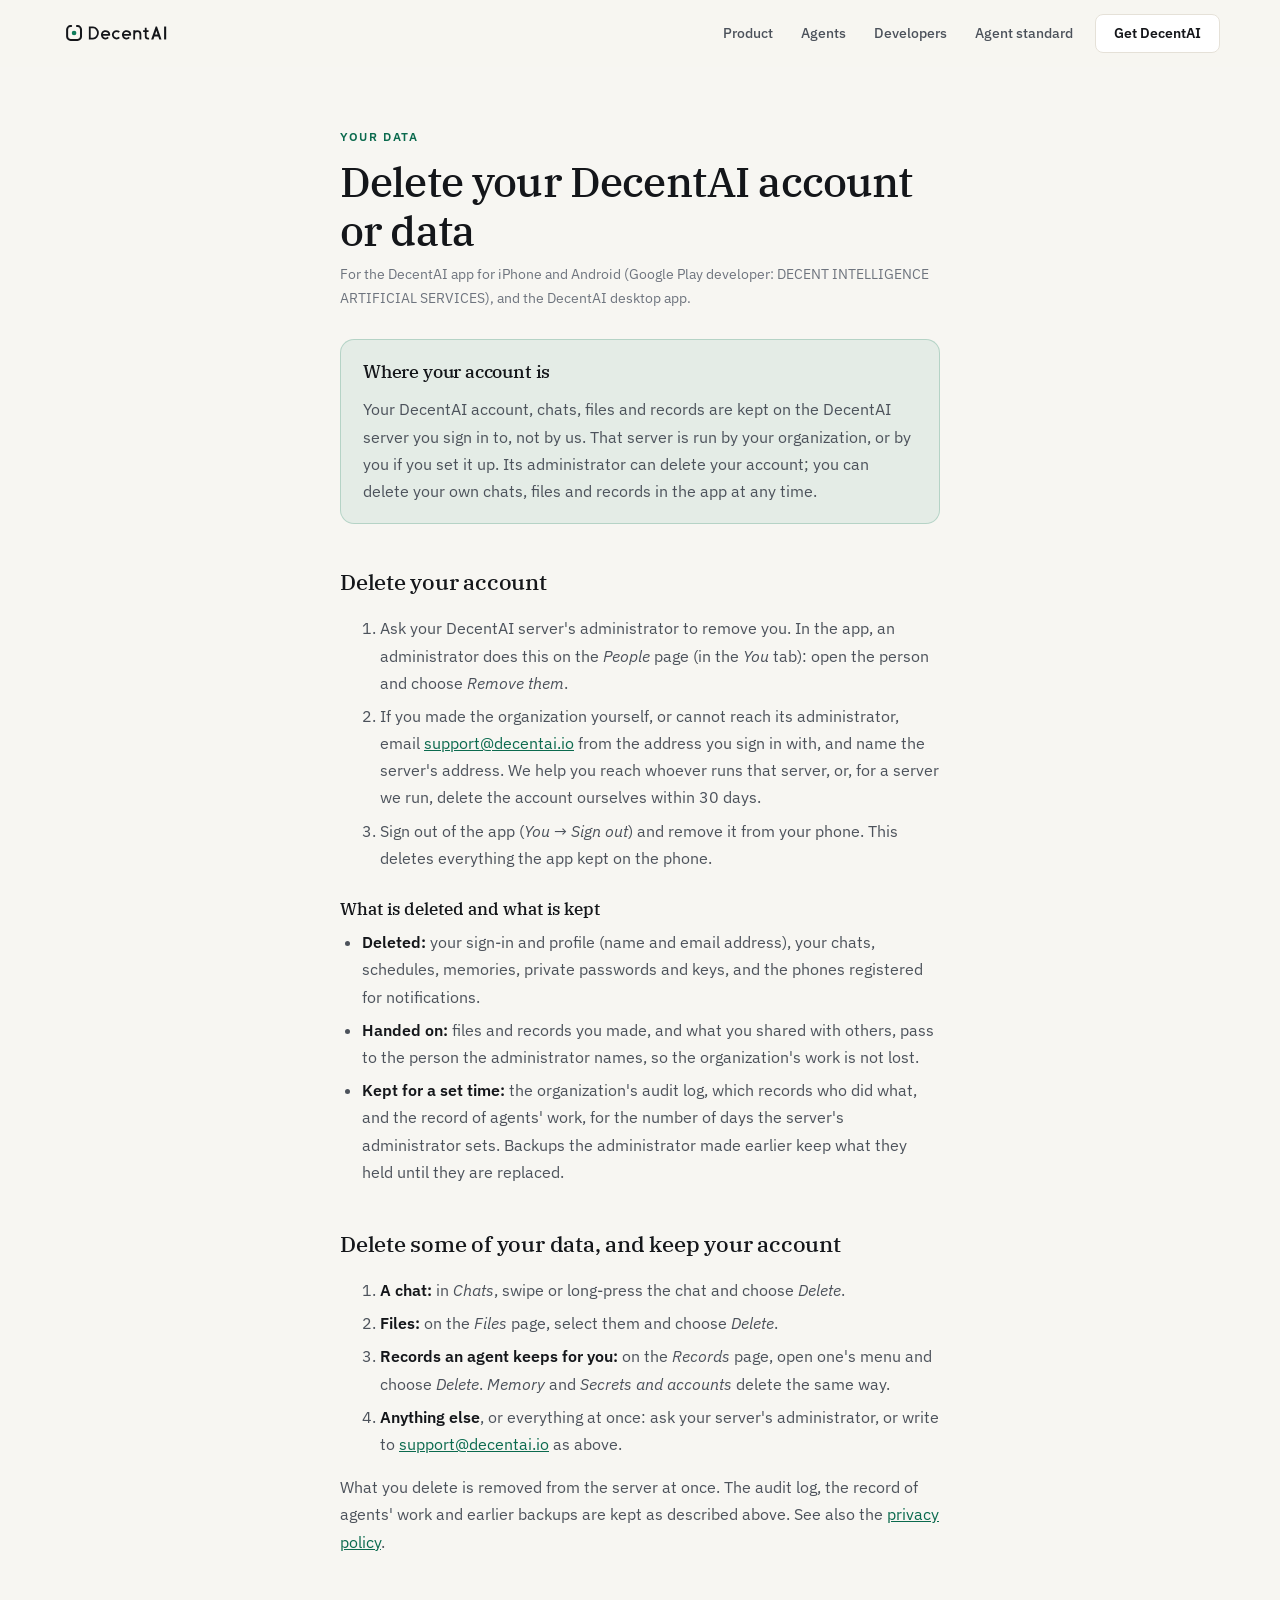
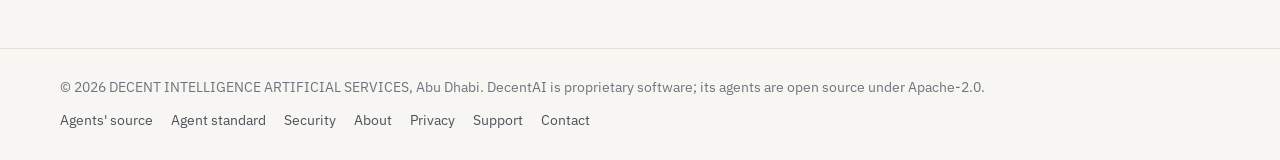
<file: delete-account.html>
<!DOCTYPE html>
<html lang="en">
<head>
  <meta charset="utf-8">
  <meta name="viewport" content="width=device-width, initial-scale=1">
  <title>Delete your account · DecentAI</title>
  <meta name="description" content="How to have your DecentAI account, or some of your data, deleted: what is deleted and what is kept.">
  <meta name="color-scheme" content="light dark">
  <link rel="icon" href="favicon.ico" sizes="16x16 32x32 48x48">
  <link rel="icon" type="image/png" sizes="32x32" href="brand/decentai-mark-32.png">
  <link rel="apple-touch-icon" sizes="180x180" href="brand/decentai-mark-180.png">
  <link rel="preconnect" href="https://fonts.googleapis.com">
  <link rel="preconnect" href="https://fonts.gstatic.com" crossorigin>
  <link rel="stylesheet" href="https://fonts.googleapis.com/css2?family=IBM+Plex+Serif:wght@400;500;600&amp;family=IBM+Plex+Sans:wght@400;500;600&amp;display=swap">
  <link rel="stylesheet" href="site.css">
</head>
<body>
  <header class="site-head">
    <a class="site-brand" href="/" aria-label="DecentAI home">
      <img class="site-logo only-light" src="brand/decentai-lockup-horizontal.svg" alt="DecentAI">
      <img class="site-logo only-dark" src="brand/decentai-lockup-horizontal-dark.svg" alt="DecentAI">
    </a>
    <nav class="site-nav" aria-label="Site">
      <a href="product">Product</a>
      <a href="agents">Agents</a>
      <a href="developers">Developers</a>
      <a href="https://github.com/decentai-io/decentai-official-agents/blob/main/STANDARD.md">Agent standard</a>
      <a class="btn" href="download">Get DecentAI</a>
    </nav>
  </header>

  <main class="doc">
    <span class="kicker">Your data</span>
    <h1>Delete your DecentAI account or data</h1>
    <p class="doc-meta">For the DecentAI app for iPhone and Android (Google Play developer: DECENT INTELLIGENCE ARTIFICIAL SERVICES), and the DecentAI desktop app.</p>

    <section class="doc-short">
      <h2>Where your account is</h2>
      <p>Your DecentAI account, chats, files and records are kept on the DecentAI server you sign in to, not by us. That server is run by your organization, or by you if you set it up. Its administrator can delete your account; you can delete your own chats, files and records in the app at any time.</p>
    </section>

    <h2 id="account">Delete your account</h2>
    <ol>
      <li>Ask your DecentAI server's administrator to remove you. In the app, an administrator does this on the <em>People</em> page (in the <em>You</em> tab): open the person and choose <em>Remove them</em>.</li>
      <li>If you made the organization yourself, or cannot reach its administrator, email <a href="mailto:support@decentai.io?subject=Delete%20my%20DecentAI%20account">support@decentai.io</a> from the address you sign in with, and name the server's address. We help you reach whoever runs that server, or, for a server we run, delete the account ourselves within 30 days.</li>
      <li>Sign out of the app (<em>You → Sign out</em>) and remove it from your phone. This deletes everything the app kept on the phone.</li>
    </ol>

    <h3>What is deleted and what is kept</h3>
    <ul>
      <li><strong>Deleted:</strong> your sign-in and profile (name and email address), your chats, schedules, memories, private passwords and keys, and the phones registered for notifications.</li>
      <li><strong>Handed on:</strong> files and records you made, and what you shared with others, pass to the person the administrator names, so the organization's work is not lost.</li>
      <li><strong>Kept for a set time:</strong> the organization's audit log, which records who did what, and the record of agents' work, for the number of days the server's administrator sets. Backups the administrator made earlier keep what they held until they are replaced.</li>
    </ul>

    <h2 id="data">Delete some of your data, and keep your account</h2>
    <ol>
      <li><strong>A chat:</strong> in <em>Chats</em>, swipe or long-press the chat and choose <em>Delete</em>.</li>
      <li><strong>Files:</strong> on the <em>Files</em> page, select them and choose <em>Delete</em>.</li>
      <li><strong>Records an agent keeps for you:</strong> on the <em>Records</em> page, open one's menu and choose <em>Delete</em>. <em>Memory</em> and <em>Secrets and accounts</em> delete the same way.</li>
      <li><strong>Anything else</strong>, or everything at once: ask your server's administrator, or write to <a href="mailto:support@decentai.io?subject=Delete%20my%20DecentAI%20data">support@decentai.io</a> as above.</li>
    </ol>
    <p>What you delete is removed from the server at once. The audit log, the record of agents' work and earlier backups are kept as described above. See also the <a href="privacy">privacy policy</a>.</p>
  </main>

  <footer class="site-foot">
    <span>© 2026 DECENT INTELLIGENCE ARTIFICIAL SERVICES, Abu Dhabi. DecentAI is proprietary software; its agents are open source under Apache-2.0.</span>
    <nav aria-label="Footer">
      <a href="https://github.com/decentai-io/decentai-official-agents">Agents' source</a>
      <a href="https://github.com/decentai-io/decentai-official-agents/blob/main/STANDARD.md">Agent standard</a>
      <a href="mailto:support@decentai.io">Security</a>
      <a href="about">About</a>
      <a href="privacy">Privacy</a>
      <a href="support">Support</a>
      <a href="mailto:support@decentai.io">Contact</a>
    </nav>
  </footer>
</body>
</html>
</file>
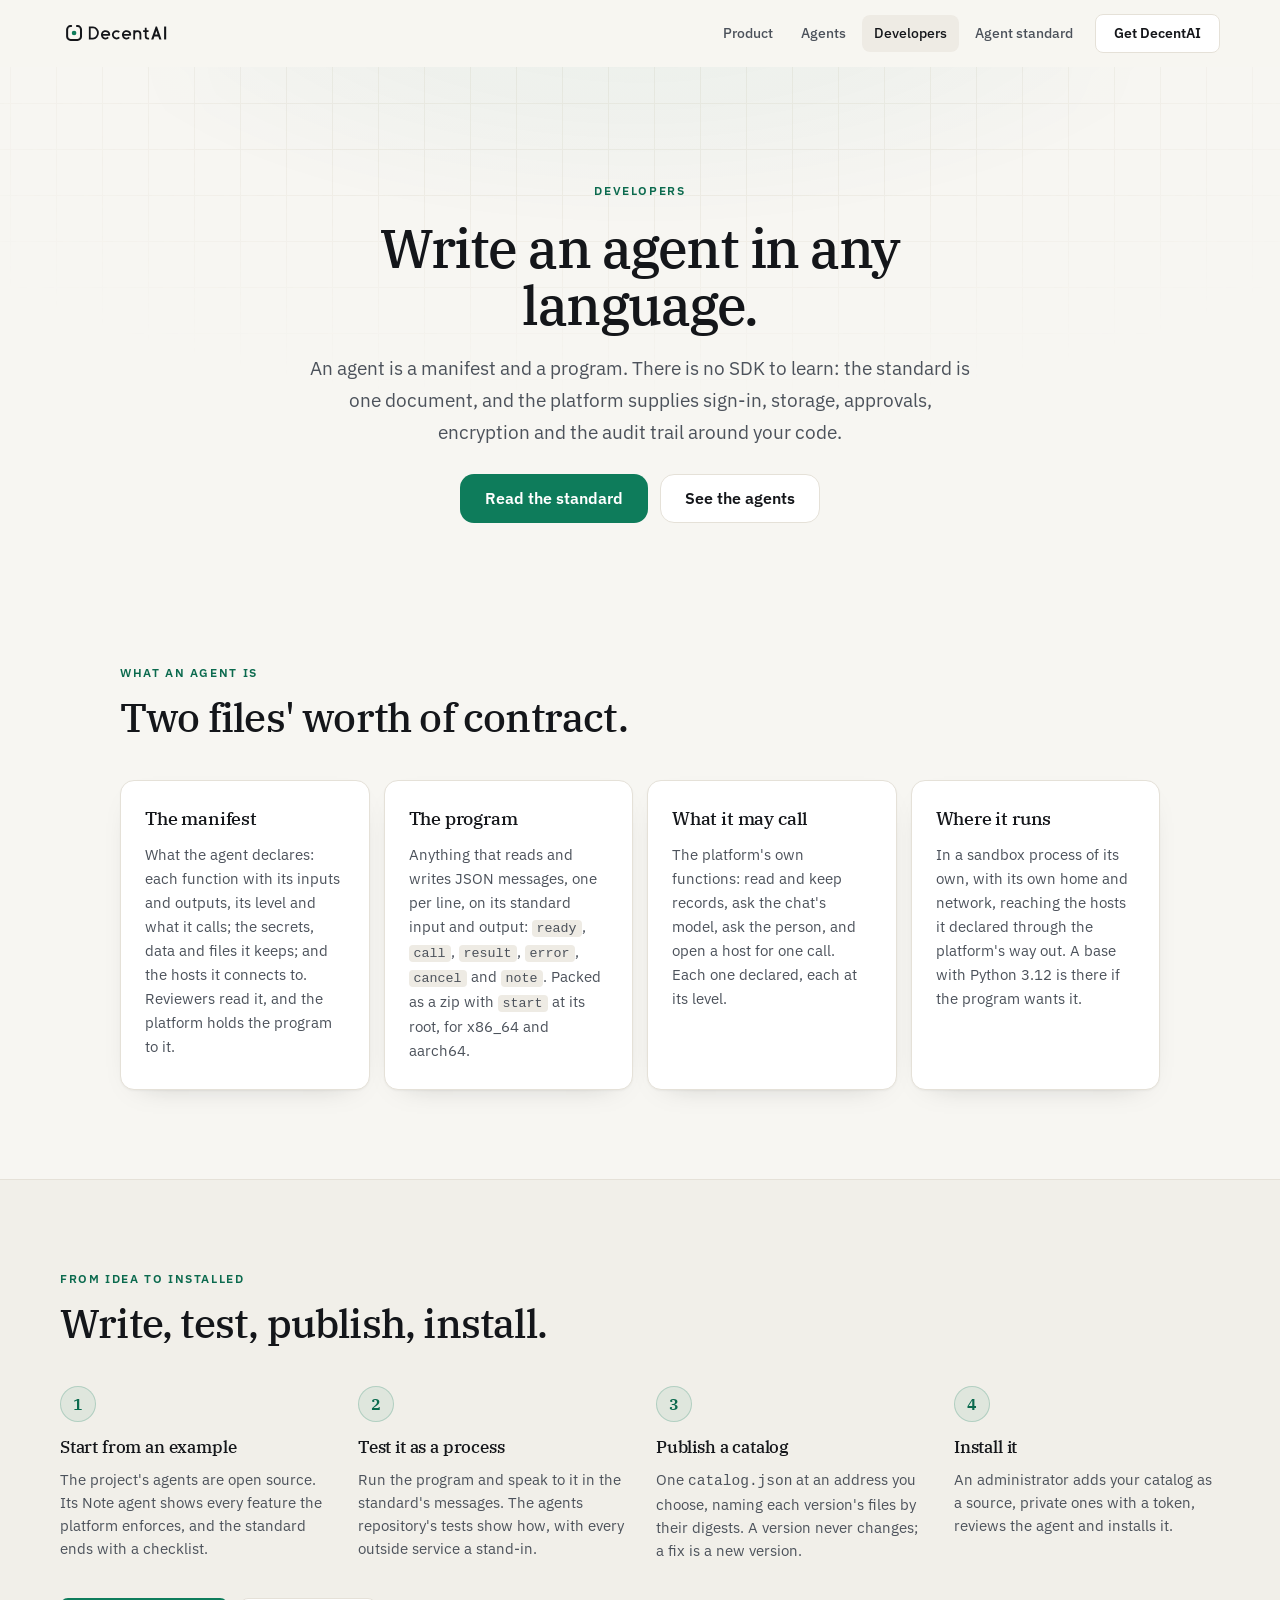
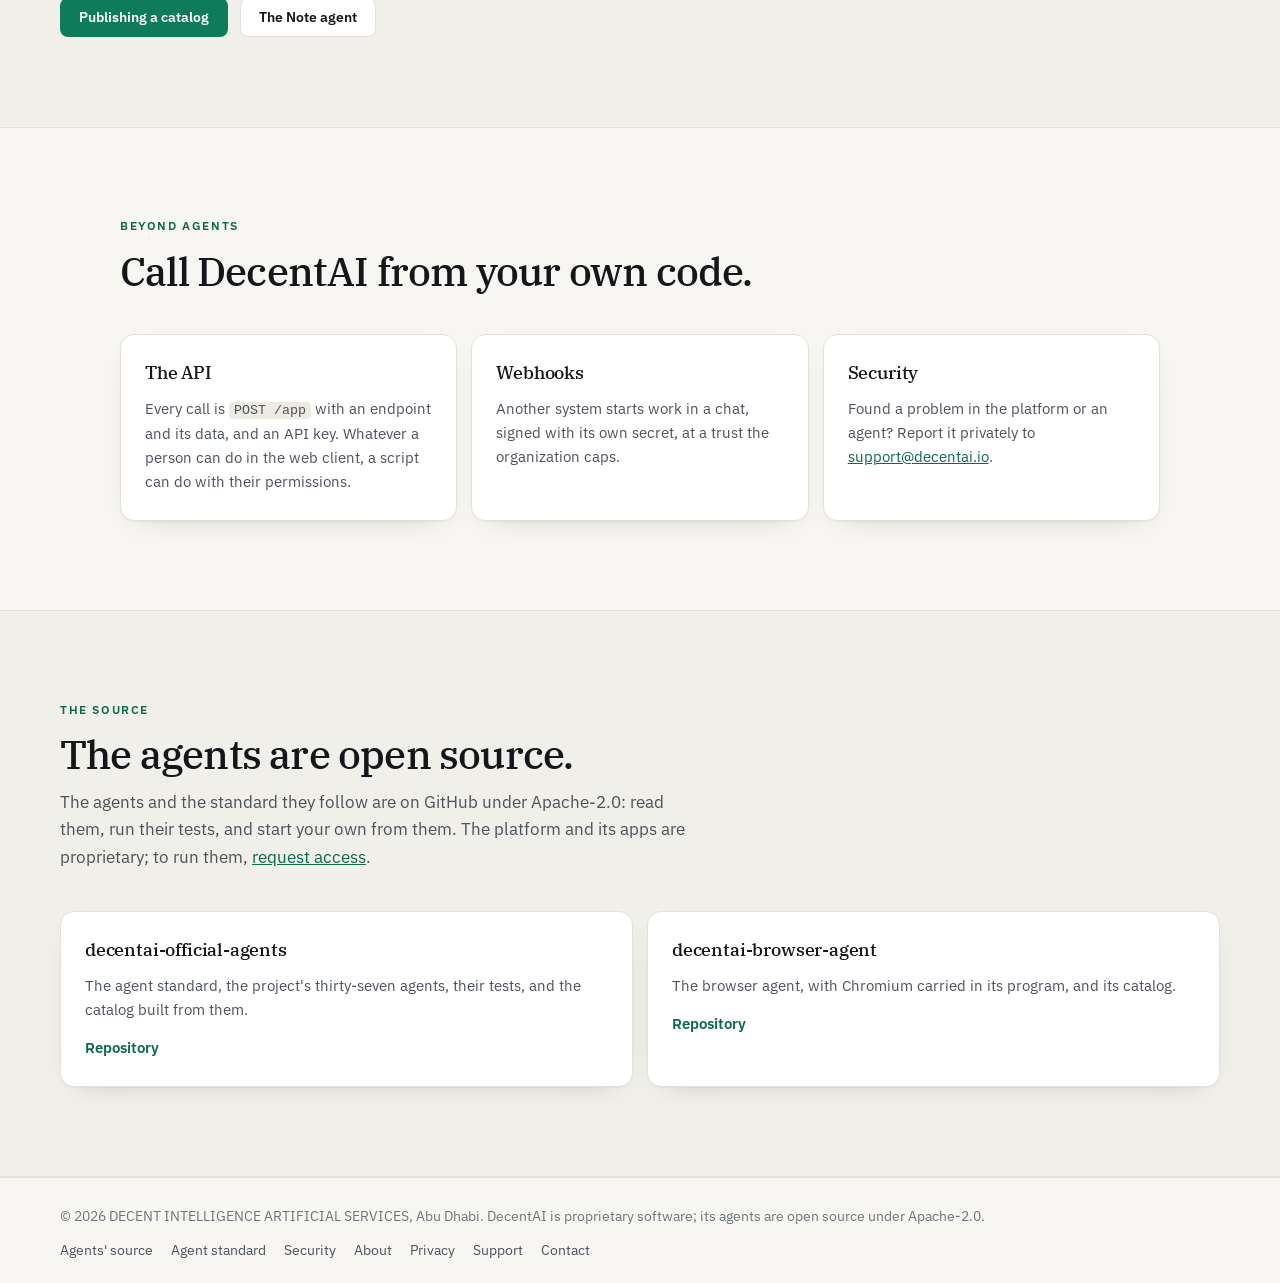
<file: developers.html>
<!DOCTYPE html>
<html lang="en">
<head>
  <meta charset="utf-8">
  <meta name="viewport" content="width=device-width, initial-scale=1">
  <title>Developers · DecentAI</title>
  <meta name="description" content="Write a DecentAI agent in any language: a manifest and a program that speaks JSON messages on its standard input and output. The standard and the project's agents are open source; publish yours in a catalog of your own.">
  <meta property="og:title" content="DecentAI for developers">
  <meta property="og:image" content="https://decentai.io/brand/decentai-og-1200x630.png">
  <meta name="color-scheme" content="light dark">
  <link rel="icon" href="favicon.ico" sizes="16x16 32x32 48x48">
  <link rel="icon" type="image/png" sizes="32x32" href="brand/decentai-mark-32.png">
  <link rel="apple-touch-icon" sizes="180x180" href="brand/decentai-mark-180.png">
  <link rel="preconnect" href="https://fonts.googleapis.com">
  <link rel="preconnect" href="https://fonts.gstatic.com" crossorigin>
  <link rel="stylesheet" href="https://fonts.googleapis.com/css2?family=IBM+Plex+Serif:wght@400;500;600&amp;family=IBM+Plex+Sans:wght@400;500;600&amp;display=swap">
  <link rel="stylesheet" href="site.css">
</head>
<body>
  <header class="site-head">
    <a class="site-brand" href="/" aria-label="DecentAI home">
      <img class="site-logo only-light" src="brand/decentai-lockup-horizontal.svg" alt="DecentAI">
      <img class="site-logo only-dark" src="brand/decentai-lockup-horizontal-dark.svg" alt="DecentAI">
    </a>
    <nav class="site-nav" aria-label="Site">
      <a href="product">Product</a>
      <a href="agents">Agents</a>
      <a href="developers" aria-current="page">Developers</a>
      <a href="https://github.com/decentai-io/decentai-official-agents/blob/main/STANDARD.md">Agent standard</a>
      <a class="btn" href="download">Get DecentAI</a>
    </nav>
  </header>

  <main>
    <section class="hero hero--page">
      <div class="hero-ground" aria-hidden="true"></div>
      <div class="hero-inner">
        <span class="kicker">Developers</span>
        <h1>Write an agent in any language.</h1>
        <p class="hero-lead">An agent is a manifest and a program. There is no SDK to learn: the standard is one document, and the platform supplies sign-in, storage, approvals, encryption and the audit trail around your code.</p>
        <div class="hero-actions">
          <a class="btn btn--primary btn--lg" href="https://github.com/decentai-io/decentai-official-agents/blob/main/STANDARD.md">Read the standard</a>
          <a class="btn btn--lg" href="https://github.com/decentai-io/decentai-official-agents/tree/main/agents">See the agents</a>
        </div>
      </div>
    </section>

    <section class="band">
      <div class="band-head">
        <span class="kicker">What an agent is</span>
        <h2>Two files' worth of contract.</h2>
      </div>
      <div class="pillars kinds">
        <article class="pillar"><h3>The manifest</h3><p>What the agent declares: each function with its inputs and outputs, its level and what it calls; the secrets, data and files it keeps; and the hosts it connects to. Reviewers read it, and the platform holds the program to it.</p></article>
        <article class="pillar"><h3>The program</h3><p>Anything that reads and writes JSON messages, one per line, on its standard input and output: <code>ready</code>, <code>call</code>, <code>result</code>, <code>error</code>, <code>cancel</code> and <code>note</code>. Packed as a zip with <code>start</code> at its root, for x86_64 and aarch64.</p></article>
        <article class="pillar"><h3>What it may call</h3><p>The platform's own functions: read and keep records, ask the chat's model, ask the person, and open a host for one call. Each one declared, each at its level.</p></article>
        <article class="pillar"><h3>Where it runs</h3><p>In a sandbox process of its own, with its own home and network, reaching the hosts it declared through the platform's way out. A base with Python 3.12 is there if the program wants it.</p></article>
      </div>
    </section>

    <section class="band band--alt">
      <div class="band-head">
        <span class="kicker">From idea to installed</span>
        <h2>Write, test, publish, install.</h2>
      </div>
      <ol class="steps">
        <li class="step"><span class="step-n">1</span><div><h3>Start from an example</h3><p>The project's agents are open source. Its Note agent shows every feature the platform enforces, and the standard ends with a checklist.</p></div></li>
        <li class="step"><span class="step-n">2</span><div><h3>Test it as a process</h3><p>Run the program and speak to it in the standard's messages. The agents repository's tests show how, with every outside service a stand-in.</p></div></li>
        <li class="step"><span class="step-n">3</span><div><h3>Publish a catalog</h3><p>One <code>catalog.json</code> at an address you choose, naming each version's files by their digests. A version never changes; a fix is a new version.</p></div></li>
        <li class="step"><span class="step-n">4</span><div><h3>Install it</h3><p>An administrator adds your catalog as a source, private ones with a token, reviews the agent and installs it.</p></div></li>
      </ol>
      <div class="hero-actions actions-start">
        <a class="btn btn--primary" href="https://github.com/decentai-io/decentai-official-agents/blob/main/STANDARD.md#10-publishing">Publishing a catalog</a>
        <a class="btn" href="https://github.com/decentai-io/decentai-official-agents/tree/main/agents/note">The Note agent</a>
      </div>
    </section>

    <section class="band">
      <div class="band-head">
        <span class="kicker">Beyond agents</span>
        <h2>Call DecentAI from your own code.</h2>
      </div>
      <div class="pillars kinds">
        <article class="pillar"><h3>The API</h3><p>Every call is <code>POST /app</code> with an endpoint and its data, and an API key. Whatever a person can do in the web client, a script can do with their permissions.</p></article>
        <article class="pillar"><h3>Webhooks</h3><p>Another system starts work in a chat, signed with its own secret, at a trust the organization caps.</p></article>
        <article class="pillar"><h3>Security</h3><p>Found a problem in the platform or an agent? Report it privately to <a href="mailto:support@decentai.io">support@decentai.io</a>.</p></article>
      </div>
    </section>

    <section class="band band--alt" id="source">
      <div class="band-head">
        <span class="kicker">The source</span>
        <h2>The agents are open source.</h2><p>The agents and the standard they follow are on GitHub under Apache-2.0: read them, run their tests, and start your own from them. The platform and its apps are proprietary; to run them, <a href="download">request access</a>.</p>
      </div>
      <div class="pillars kinds">
        <article class="pillar"><h3>decentai-official-agents</h3><p>The agent standard, the project's thirty-seven agents, their tests, and the catalog built from them.</p><p class="pillar-links"><a href="https://github.com/decentai-io/decentai-official-agents">Repository</a></p></article>
        <article class="pillar"><h3>decentai-browser-agent</h3><p>The browser agent, with Chromium carried in its program, and its catalog.</p><p class="pillar-links"><a href="https://github.com/decentai-io/decentai-browser-agent">Repository</a></p></article>
      </div>
    </section>
  </main>

  <footer class="site-foot">
    <span>© 2026 DECENT INTELLIGENCE ARTIFICIAL SERVICES, Abu Dhabi. DecentAI is proprietary software; its agents are open source under Apache-2.0.</span>
    <nav aria-label="Footer">
      <a href="https://github.com/decentai-io/decentai-official-agents">Agents' source</a>
      <a href="https://github.com/decentai-io/decentai-official-agents/blob/main/STANDARD.md">Agent standard</a>
      <a href="mailto:support@decentai.io">Security</a>
      <a href="about">About</a>
      <a href="privacy">Privacy</a>
      <a href="support">Support</a>
      <a href="mailto:support@decentai.io">Contact</a>
    </nav>
  </footer>
</body>
</html>
</file>
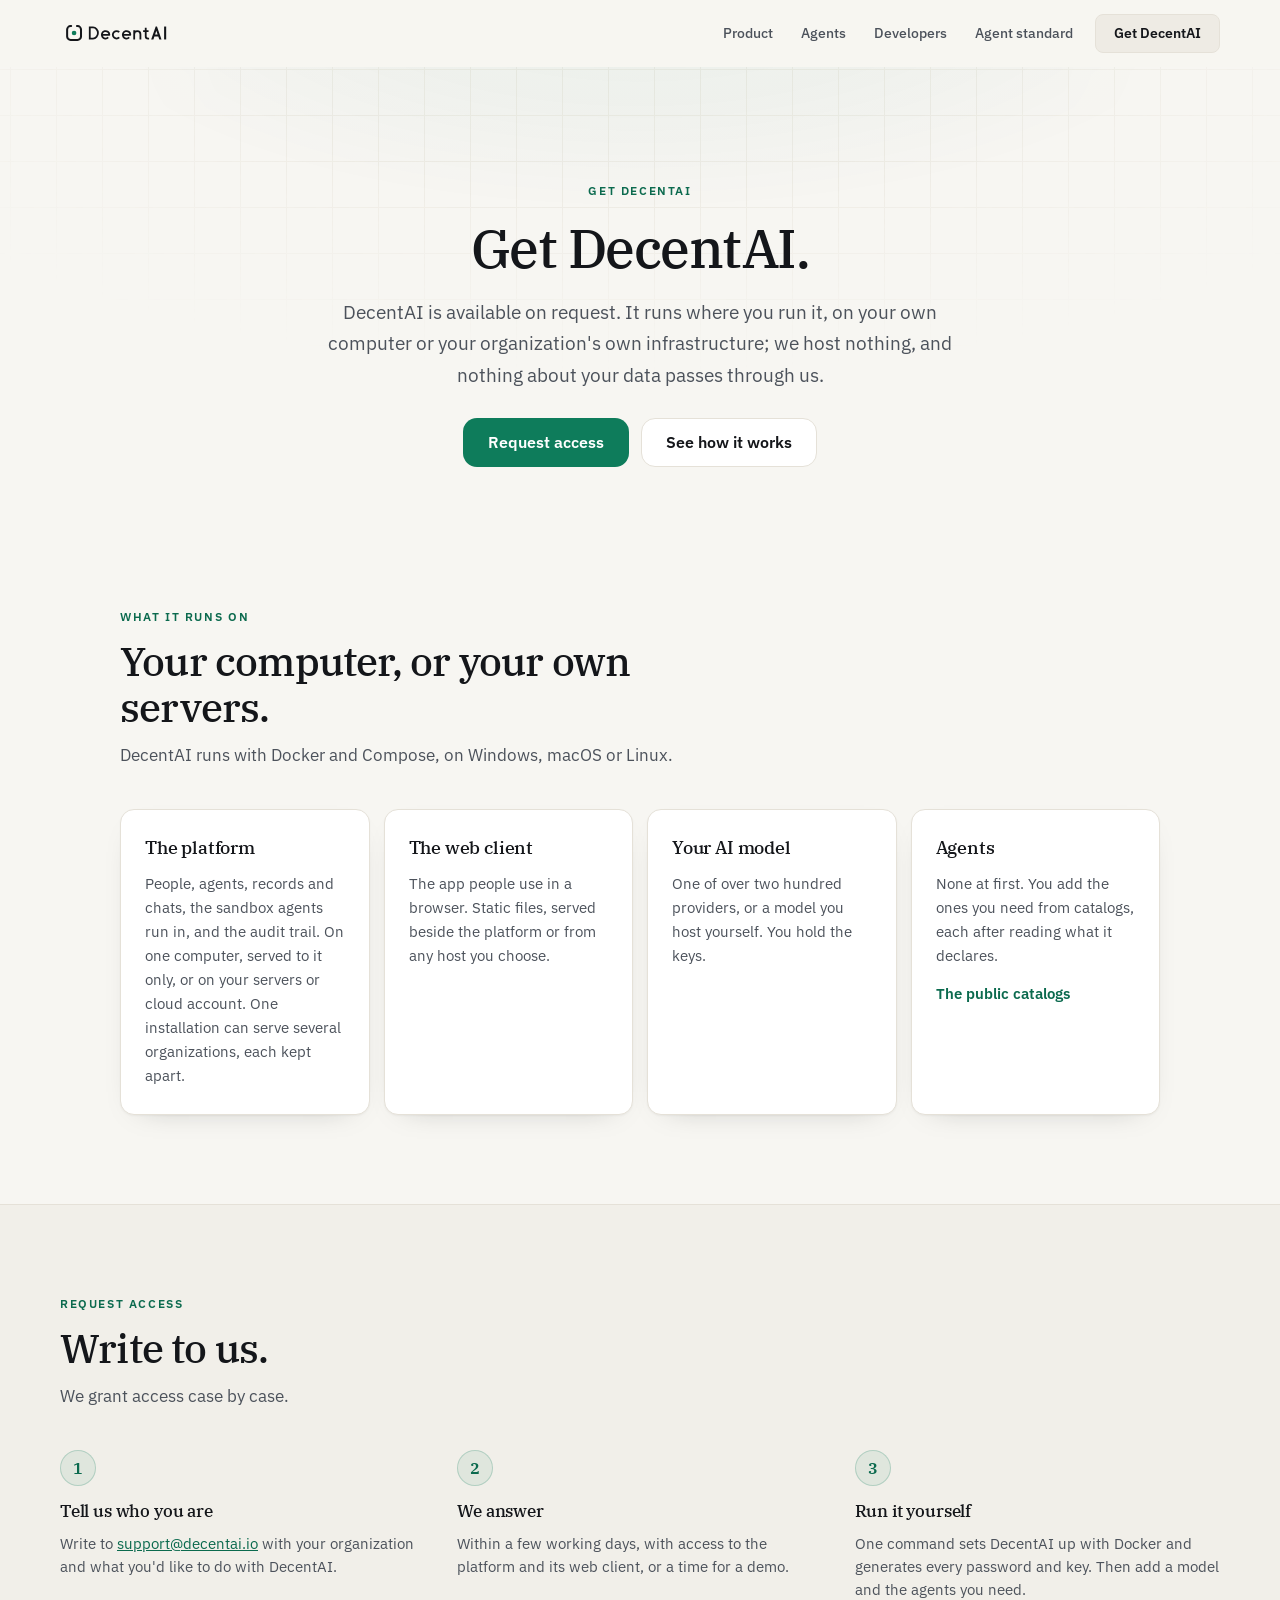
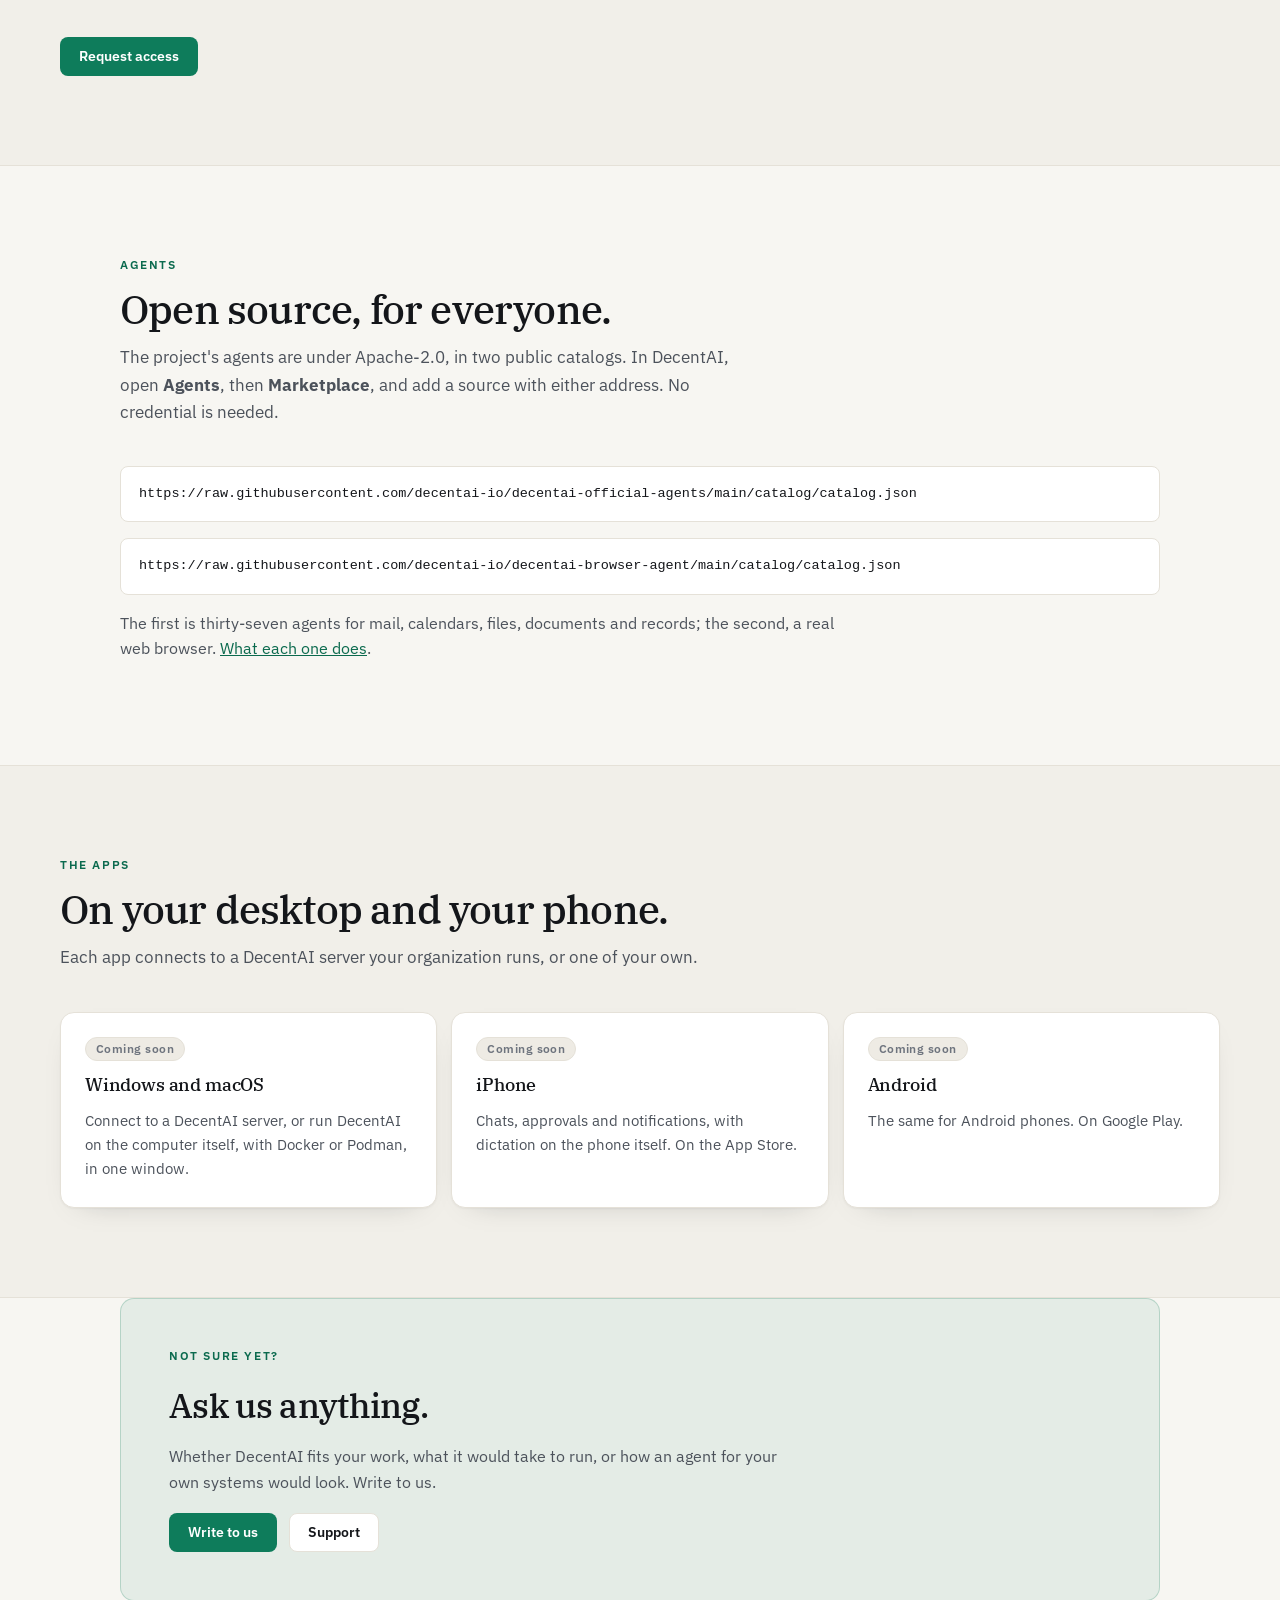
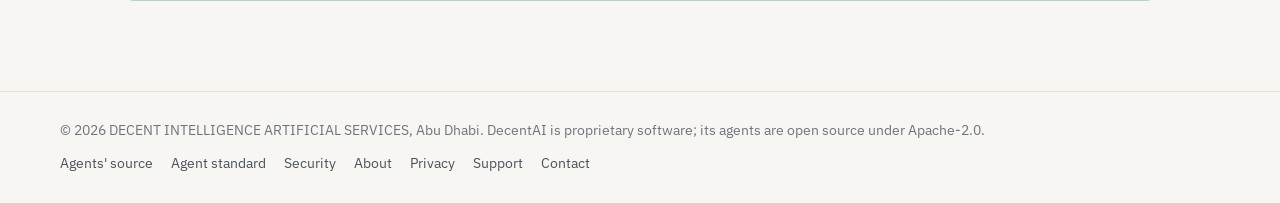
<file: download.html>
<!DOCTYPE html>
<html lang="en">
<head>
  <meta charset="utf-8">
  <meta name="viewport" content="width=device-width, initial-scale=1">
  <title>Get DecentAI · DecentAI</title>
  <meta name="description" content="Get DecentAI: what it runs on, and how to request access or a demo. It runs on your own computer or your organization's own infrastructure. The agents are open source.">
  <meta property="og:title" content="Get DecentAI">
  <meta property="og:image" content="https://decentai.io/brand/decentai-og-1200x630.png">
  <meta name="color-scheme" content="light dark">
  <link rel="icon" href="favicon.ico" sizes="16x16 32x32 48x48">
  <link rel="icon" type="image/png" sizes="32x32" href="brand/decentai-mark-32.png">
  <link rel="apple-touch-icon" sizes="180x180" href="brand/decentai-mark-180.png">
  <link rel="preconnect" href="https://fonts.googleapis.com">
  <link rel="preconnect" href="https://fonts.gstatic.com" crossorigin>
  <link rel="stylesheet" href="https://fonts.googleapis.com/css2?family=IBM+Plex+Serif:wght@400;500;600&amp;family=IBM+Plex+Sans:wght@400;500;600&amp;display=swap">
  <link rel="stylesheet" href="site.css">
</head>
<body>
  <header class="site-head">
    <a class="site-brand" href="/" aria-label="DecentAI home">
      <img class="site-logo only-light" src="brand/decentai-lockup-horizontal.svg" alt="DecentAI">
      <img class="site-logo only-dark" src="brand/decentai-lockup-horizontal-dark.svg" alt="DecentAI">
    </a>
    <nav class="site-nav" aria-label="Site">
      <a href="product">Product</a>
      <a href="agents">Agents</a>
      <a href="developers">Developers</a>
      <a href="https://github.com/decentai-io/decentai-official-agents/blob/main/STANDARD.md">Agent standard</a>
      <a class="btn" href="download" aria-current="page">Get DecentAI</a>
    </nav>
  </header>

  <main>
    <section class="hero hero--page">
      <div class="hero-ground" aria-hidden="true"></div>
      <div class="hero-inner">
        <span class="kicker">Get DecentAI</span>
        <h1>Get DecentAI.</h1>
        <p class="hero-lead">DecentAI is available on request. It runs where you run it, on your own computer or your organization's own infrastructure; we host nothing, and nothing about your data passes through us.</p>
        <div class="hero-actions">
          <a class="btn btn--primary btn--lg" href="mailto:support@decentai.io">Request access</a>
          <a class="btn btn--lg" href="product">See how it works</a>
        </div>
      </div>
    </section>

    <section class="band" id="platform">
      <div class="band-head">
        <span class="kicker">What it runs on</span>
        <h2>Your computer, or your own servers.</h2>
        <p>DecentAI runs with Docker and Compose, on Windows, macOS or Linux.</p>
      </div>
      <div class="pillars kinds">
        <article class="pillar"><h3>The platform</h3><p>People, agents, records and chats, the sandbox agents run in, and the audit trail. On one computer, served to it only, or on your servers or cloud account. One installation can serve several organizations, each kept apart.</p></article>
        <article class="pillar"><h3>The web client</h3><p>The app people use in a browser. Static files, served beside the platform or from any host you choose.</p></article>
        <article class="pillar"><h3>Your AI model</h3><p>One of over two hundred providers, or a model you host yourself. You hold the keys.</p></article>
        <article class="pillar"><h3>Agents</h3><p>None at first. You add the ones you need from catalogs, each after reading what it declares.</p><p class="pillar-links"><a href="#agents">The public catalogs</a></p></article>
      </div>
    </section>

    <section class="band band--alt" id="access">
      <div class="band-head">
        <span class="kicker">Request access</span>
        <h2>Write to us.</h2>
        <p>We grant access case by case.</p>
      </div>
      <ol class="steps">
        <li class="step"><span class="step-n">1</span><div><h3>Tell us who you are</h3><p>Write to <a href="mailto:support@decentai.io">support@decentai.io</a> with your organization and what you'd like to do with DecentAI.</p></div></li>
        <li class="step"><span class="step-n">2</span><div><h3>We answer</h3><p>Within a few working days, with access to the platform and its web client, or a time for a demo.</p></div></li>
        <li class="step"><span class="step-n">3</span><div><h3>Run it yourself</h3><p>One command sets DecentAI up with Docker and generates every password and key. Then add a model and the agents you need.</p></div></li>
      </ol>
      <div class="hero-actions actions-start">
        <a class="btn btn--primary" href="mailto:support@decentai.io">Request access</a>
      </div>
    </section>

    <section class="band" id="agents">
      <div class="band-head">
        <span class="kicker">Agents</span>
        <h2>Open source, for everyone.</h2>
        <p>The project's agents are under Apache-2.0, in two public catalogs. In DecentAI, open <strong>Agents</strong>, then <strong>Marketplace</strong>, and add a source with either address. No credential is needed.</p>
      </div>
      <pre class="code">https://raw.githubusercontent.com/decentai-io/decentai-official-agents/main/catalog/catalog.json</pre>
      <pre class="code">https://raw.githubusercontent.com/decentai-io/decentai-browser-agent/main/catalog/catalog.json</pre>
      <p class="band-text">The first is thirty-seven agents for mail, calendars, files, documents and records; the second, a real web browser. <a href="agents">What each one does</a>.</p>
    </section>

    <section class="band band--alt" id="apps">
      <div class="band-head">
        <span class="kicker">The apps</span>
        <h2>On your desktop and your phone.</h2>
        <p>Each app connects to a DecentAI server your organization runs, or one of your own.</p>
      </div>
      <div class="pillars kinds">
        <article class="pillar"><span class="tag tag--soon">Coming soon</span><h3>Windows and macOS</h3><p>Connect to a DecentAI server, or run DecentAI on the computer itself, with Docker or Podman, in one window.</p></article>
        <article class="pillar"><span class="tag tag--soon">Coming soon</span><h3>iPhone</h3><p>Chats, approvals and notifications, with dictation on the phone itself. On the App Store.</p></article>
        <article class="pillar"><span class="tag tag--soon">Coming soon</span><h3>Android</h3><p>The same for Android phones. On Google Play.</p></article>
      </div>
    </section>

    <section class="band band--cta">
      <div class="cta-card">
        <span class="kicker">Not sure yet?</span>
        <h2>Ask us anything.</h2>
        <p>Whether DecentAI fits your work, what it would take to run, or how an agent for your own systems would look. Write to us.</p>
        <div class="hero-actions">
          <a class="btn btn--primary" href="mailto:support@decentai.io">Write to us</a>
          <a class="btn" href="support">Support</a>
        </div>
      </div>
    </section>
  </main>

  <footer class="site-foot">
    <span>© 2026 DECENT INTELLIGENCE ARTIFICIAL SERVICES, Abu Dhabi. DecentAI is proprietary software; its agents are open source under Apache-2.0.</span>
    <nav aria-label="Footer">
      <a href="https://github.com/decentai-io/decentai-official-agents">Agents' source</a>
      <a href="https://github.com/decentai-io/decentai-official-agents/blob/main/STANDARD.md">Agent standard</a>
      <a href="mailto:support@decentai.io">Security</a>
      <a href="about">About</a>
      <a href="privacy">Privacy</a>
      <a href="support">Support</a>
      <a href="mailto:support@decentai.io">Contact</a>
    </nav>
  </footer>
</body>
</html>
</file>
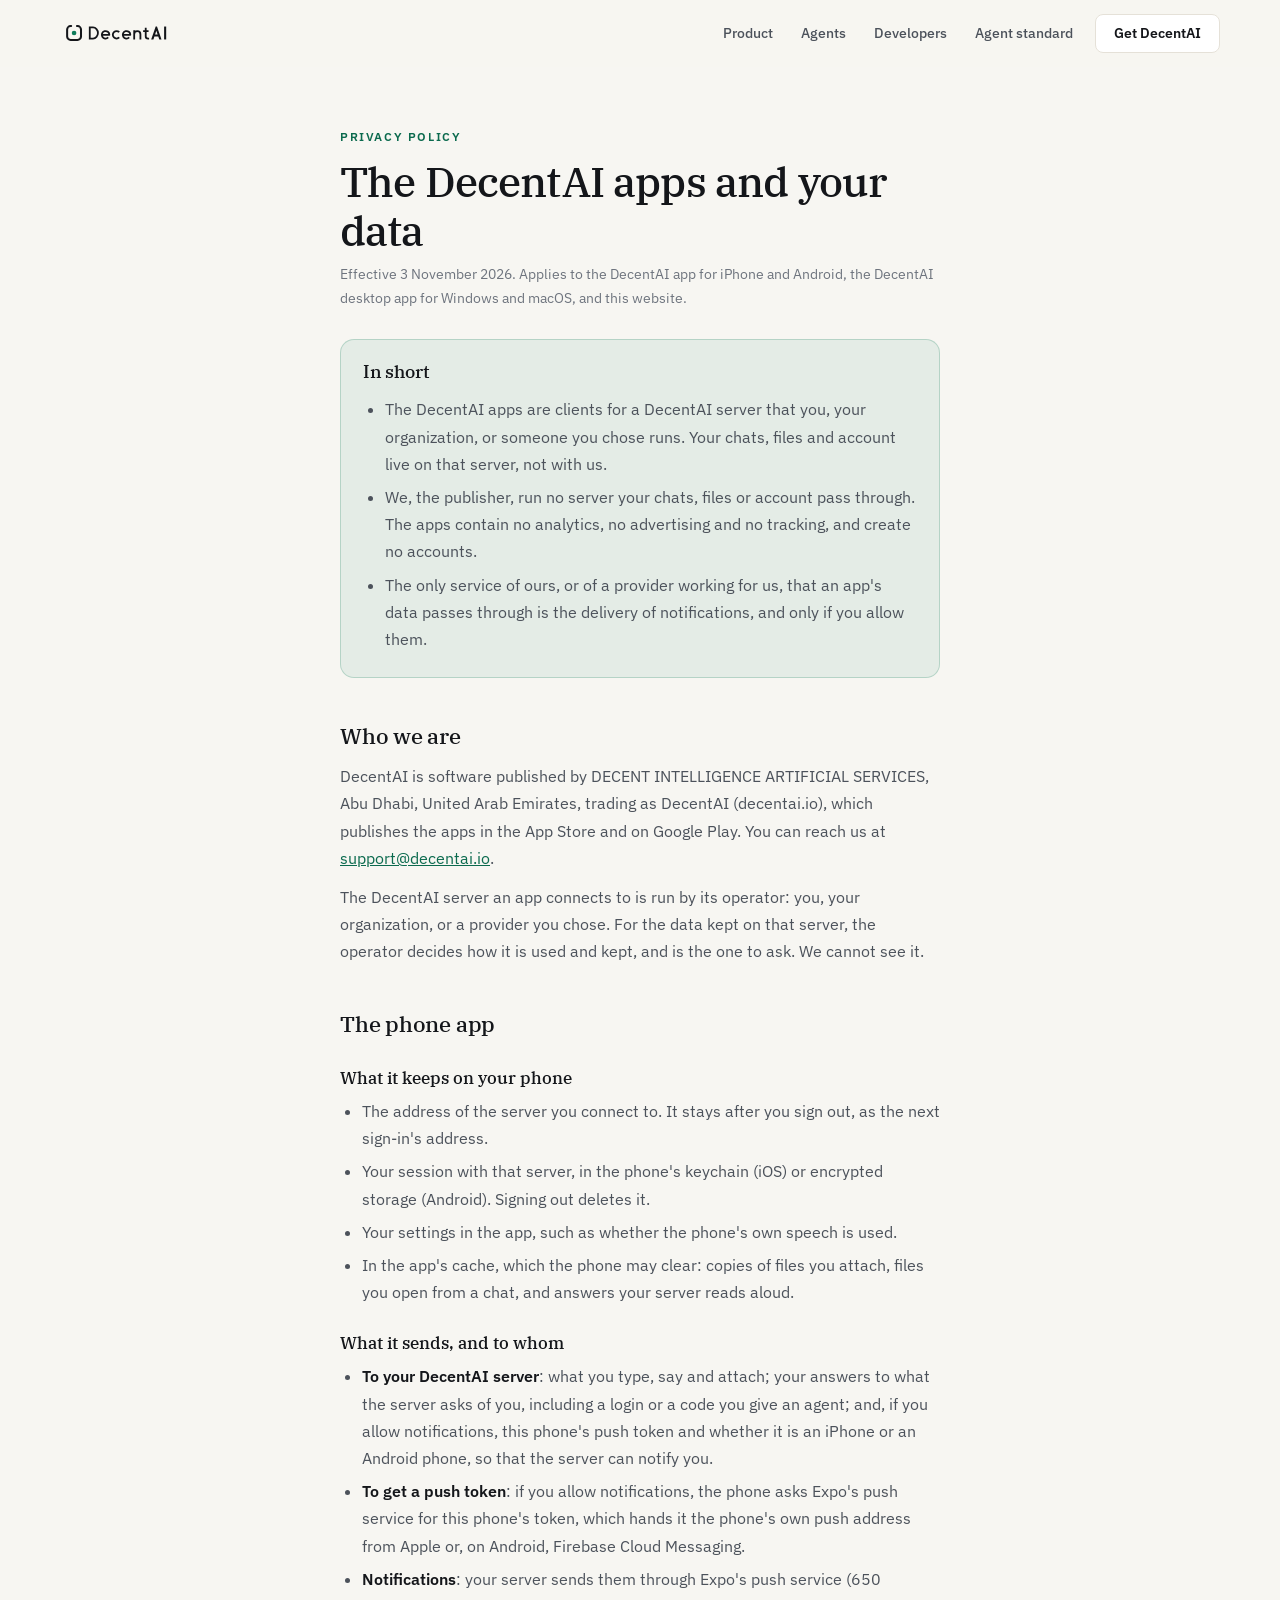
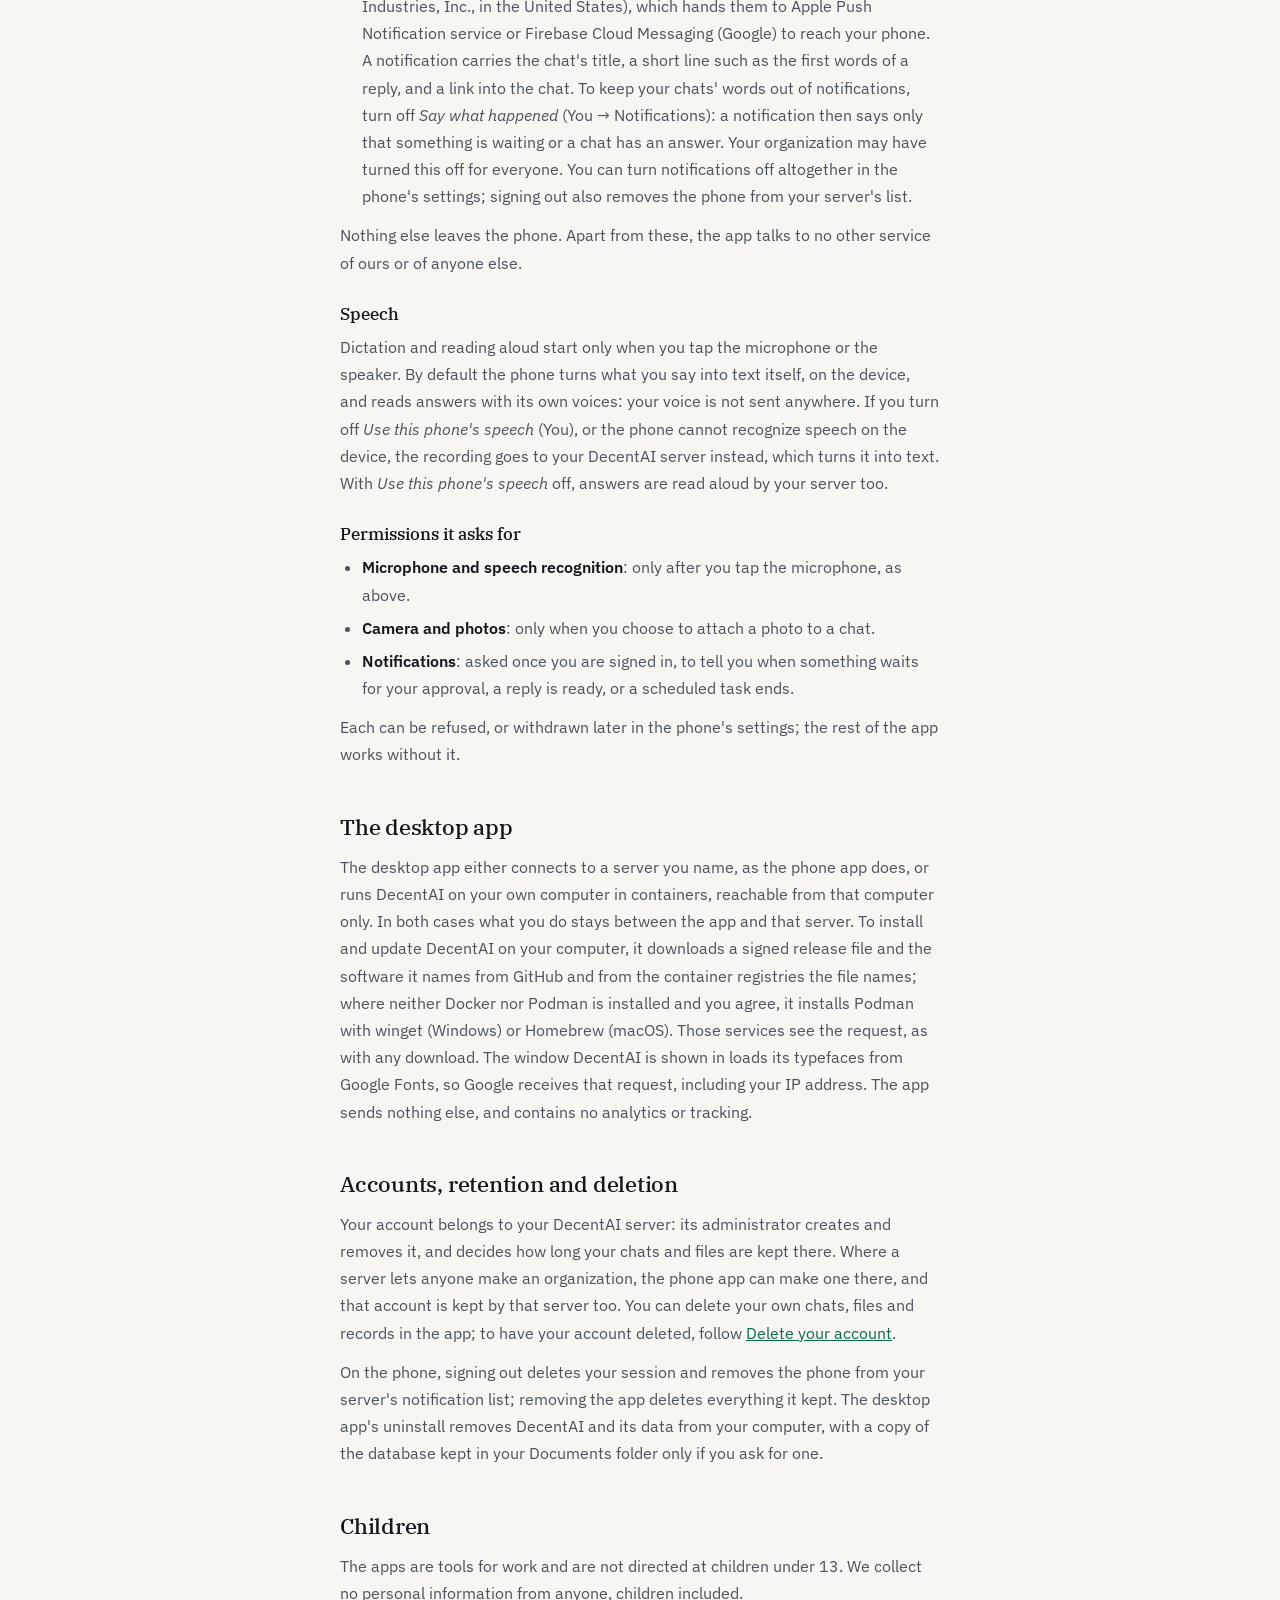
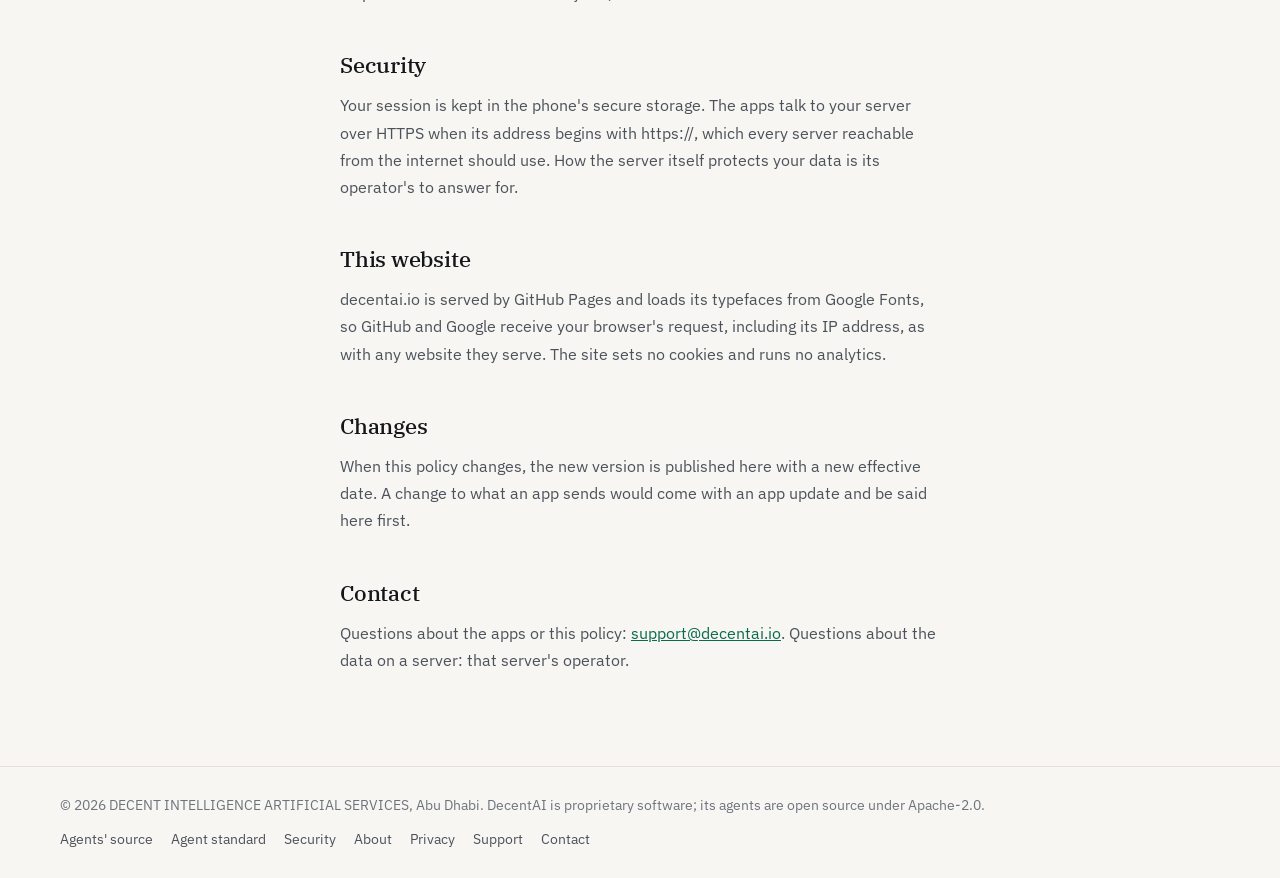
<file: privacy.html>
<!DOCTYPE html>
<html lang="en">
<head>
  <meta charset="utf-8">
  <meta name="viewport" content="width=device-width, initial-scale=1">
  <title>Privacy policy · DecentAI</title>
  <meta name="description" content="How the DecentAI apps handle your data: they connect to a DecentAI server you choose, and the publisher collects nothing.">
  <meta name="color-scheme" content="light dark">
  <link rel="icon" href="favicon.ico" sizes="16x16 32x32 48x48">
  <link rel="icon" type="image/png" sizes="32x32" href="brand/decentai-mark-32.png">
  <link rel="apple-touch-icon" sizes="180x180" href="brand/decentai-mark-180.png">
  <link rel="preconnect" href="https://fonts.googleapis.com">
  <link rel="preconnect" href="https://fonts.gstatic.com" crossorigin>
  <link rel="stylesheet" href="https://fonts.googleapis.com/css2?family=IBM+Plex+Serif:wght@400;500;600&amp;family=IBM+Plex+Sans:wght@400;500;600&amp;display=swap">
  <link rel="stylesheet" href="site.css">
</head>
<body>
  <header class="site-head">
    <a class="site-brand" href="/" aria-label="DecentAI home">
      <img class="site-logo only-light" src="brand/decentai-lockup-horizontal.svg" alt="DecentAI">
      <img class="site-logo only-dark" src="brand/decentai-lockup-horizontal-dark.svg" alt="DecentAI">
    </a>
    <nav class="site-nav" aria-label="Site">
      <a href="product">Product</a>
      <a href="agents">Agents</a>
      <a href="developers">Developers</a>
      <a href="https://github.com/decentai-io/decentai-official-agents/blob/main/STANDARD.md">Agent standard</a>
      <a class="btn" href="download">Get DecentAI</a>
    </nav>
  </header>

  <main class="doc">
    <span class="kicker">Privacy policy</span>
    <h1>The DecentAI apps and your data</h1>
    <p class="doc-meta">Effective 3 November 2026. Applies to the DecentAI app for iPhone and Android, the DecentAI desktop app for Windows and macOS, and this website.</p>

    <section class="doc-short">
      <h2>In short</h2>
      <ul>
        <li>The DecentAI apps are clients for a DecentAI server that you, your organization, or someone you chose runs. Your chats, files and account live on that server, not with us.</li>
        <li>We, the publisher, run no server your chats, files or account pass through. The apps contain no analytics, no advertising and no tracking, and create no accounts.</li>
        <li>The only service of ours, or of a provider working for us, that an app's data passes through is the delivery of notifications, and only if you allow them.</li>
      </ul>
    </section>

    <h2>Who we are</h2>
    <p>DecentAI is software published by DECENT INTELLIGENCE ARTIFICIAL SERVICES, Abu Dhabi, United Arab Emirates, trading as DecentAI (decentai.io), which publishes the apps in the App Store and on Google Play. You can reach us at <a href="mailto:support@decentai.io">support@decentai.io</a>.</p>
    <p>The DecentAI server an app connects to is run by its operator: you, your organization, or a provider you chose. For the data kept on that server, the operator decides how it is used and kept, and is the one to ask. We cannot see it.</p>

    <h2>The phone app</h2>

    <h3>What it keeps on your phone</h3>
    <ul>
      <li>The address of the server you connect to. It stays after you sign out, as the next sign-in's address.</li>
      <li>Your session with that server, in the phone's keychain (iOS) or encrypted storage (Android). Signing out deletes it.</li>
      <li>Your settings in the app, such as whether the phone's own speech is used.</li>
      <li>In the app's cache, which the phone may clear: copies of files you attach, files you open from a chat, and answers your server reads aloud.</li>
    </ul>

    <h3>What it sends, and to whom</h3>
    <ul>
      <li><strong>To your DecentAI server</strong>: what you type, say and attach; your answers to what the server asks of you, including a login or a code you give an agent; and, if you allow notifications, this phone's push token and whether it is an iPhone or an Android phone, so that the server can notify you.</li>
      <li><strong>To get a push token</strong>: if you allow notifications, the phone asks Expo's push service for this phone's token, which hands it the phone's own push address from Apple or, on Android, Firebase Cloud Messaging.</li>
      <li><strong>Notifications</strong>: your server sends them through Expo's push service (650 Industries, Inc., in the United States), which hands them to Apple Push Notification service or Firebase Cloud Messaging (Google) to reach your phone. A notification carries the chat's title, a short line such as the first words of a reply, and a link into the chat. To keep your chats' words out of notifications, turn off <em>Say what happened</em> (You → Notifications): a notification then says only that something is waiting or a chat has an answer. Your organization may have turned this off for everyone. You can turn notifications off altogether in the phone's settings; signing out also removes the phone from your server's list.</li>
    </ul>
    <p>Nothing else leaves the phone. Apart from these, the app talks to no other service of ours or of anyone else.</p>

    <h3>Speech</h3>
    <p>Dictation and reading aloud start only when you tap the microphone or the speaker. By default the phone turns what you say into text itself, on the device, and reads answers with its own voices: your voice is not sent anywhere. If you turn off <em>Use this phone's speech</em> (You), or the phone cannot recognize speech on the device, the recording goes to your DecentAI server instead, which turns it into text. With <em>Use this phone's speech</em> off, answers are read aloud by your server too.</p>

    <h3>Permissions it asks for</h3>
    <ul>
      <li><strong>Microphone and speech recognition</strong>: only after you tap the microphone, as above.</li>
      <li><strong>Camera and photos</strong>: only when you choose to attach a photo to a chat.</li>
      <li><strong>Notifications</strong>: asked once you are signed in, to tell you when something waits for your approval, a reply is ready, or a scheduled task ends.</li>
    </ul>
    <p>Each can be refused, or withdrawn later in the phone's settings; the rest of the app works without it.</p>

    <h2>The desktop app</h2>
    <p>The desktop app either connects to a server you name, as the phone app does, or runs DecentAI on your own computer in containers, reachable from that computer only. In both cases what you do stays between the app and that server. To install and update DecentAI on your computer, it downloads a signed release file and the software it names from GitHub and from the container registries the file names; where neither Docker nor Podman is installed and you agree, it installs Podman with winget (Windows) or Homebrew (macOS). Those services see the request, as with any download. The window DecentAI is shown in loads its typefaces from Google Fonts, so Google receives that request, including your IP address. The app sends nothing else, and contains no analytics or tracking.</p>

    <h2>Accounts, retention and deletion</h2>
    <p>Your account belongs to your DecentAI server: its administrator creates and removes it, and decides how long your chats and files are kept there. Where a server lets anyone make an organization, the phone app can make one there, and that account is kept by that server too. You can delete your own chats, files and records in the app; to have your account deleted, follow <a href="delete-account">Delete your account</a>.</p>
    <p>On the phone, signing out deletes your session and removes the phone from your server's notification list; removing the app deletes everything it kept. The desktop app's uninstall removes DecentAI and its data from your computer, with a copy of the database kept in your Documents folder only if you ask for one.</p>

    <h2>Children</h2>
    <p>The apps are tools for work and are not directed at children under 13. We collect no personal information from anyone, children included.</p>

    <h2>Security</h2>
    <p>Your session is kept in the phone's secure storage. The apps talk to your server over HTTPS when its address begins with https://, which every server reachable from the internet should use. How the server itself protects your data is its operator's to answer for.</p>

    <h2>This website</h2>
    <p>decentai.io is served by GitHub Pages and loads its typefaces from Google Fonts, so GitHub and Google receive your browser's request, including its IP address, as with any website they serve. The site sets no cookies and runs no analytics.</p>

    <h2>Changes</h2>
    <p>When this policy changes, the new version is published here with a new effective date. A change to what an app sends would come with an app update and be said here first.</p>

    <h2>Contact</h2>
    <p>Questions about the apps or this policy: <a href="mailto:support@decentai.io">support@decentai.io</a>. Questions about the data on a server: that server's operator.</p>
  </main>

  <footer class="site-foot">
    <span>© 2026 DECENT INTELLIGENCE ARTIFICIAL SERVICES, Abu Dhabi. DecentAI is proprietary software; its agents are open source under Apache-2.0.</span>
    <nav aria-label="Footer">
      <a href="https://github.com/decentai-io/decentai-official-agents">Agents' source</a>
      <a href="https://github.com/decentai-io/decentai-official-agents/blob/main/STANDARD.md">Agent standard</a>
      <a href="mailto:support@decentai.io">Security</a>
      <a href="about">About</a>
      <a href="privacy">Privacy</a>
      <a href="support">Support</a>
      <a href="mailto:support@decentai.io">Contact</a>
    </nav>
  </footer>
</body>
</html>
</file>
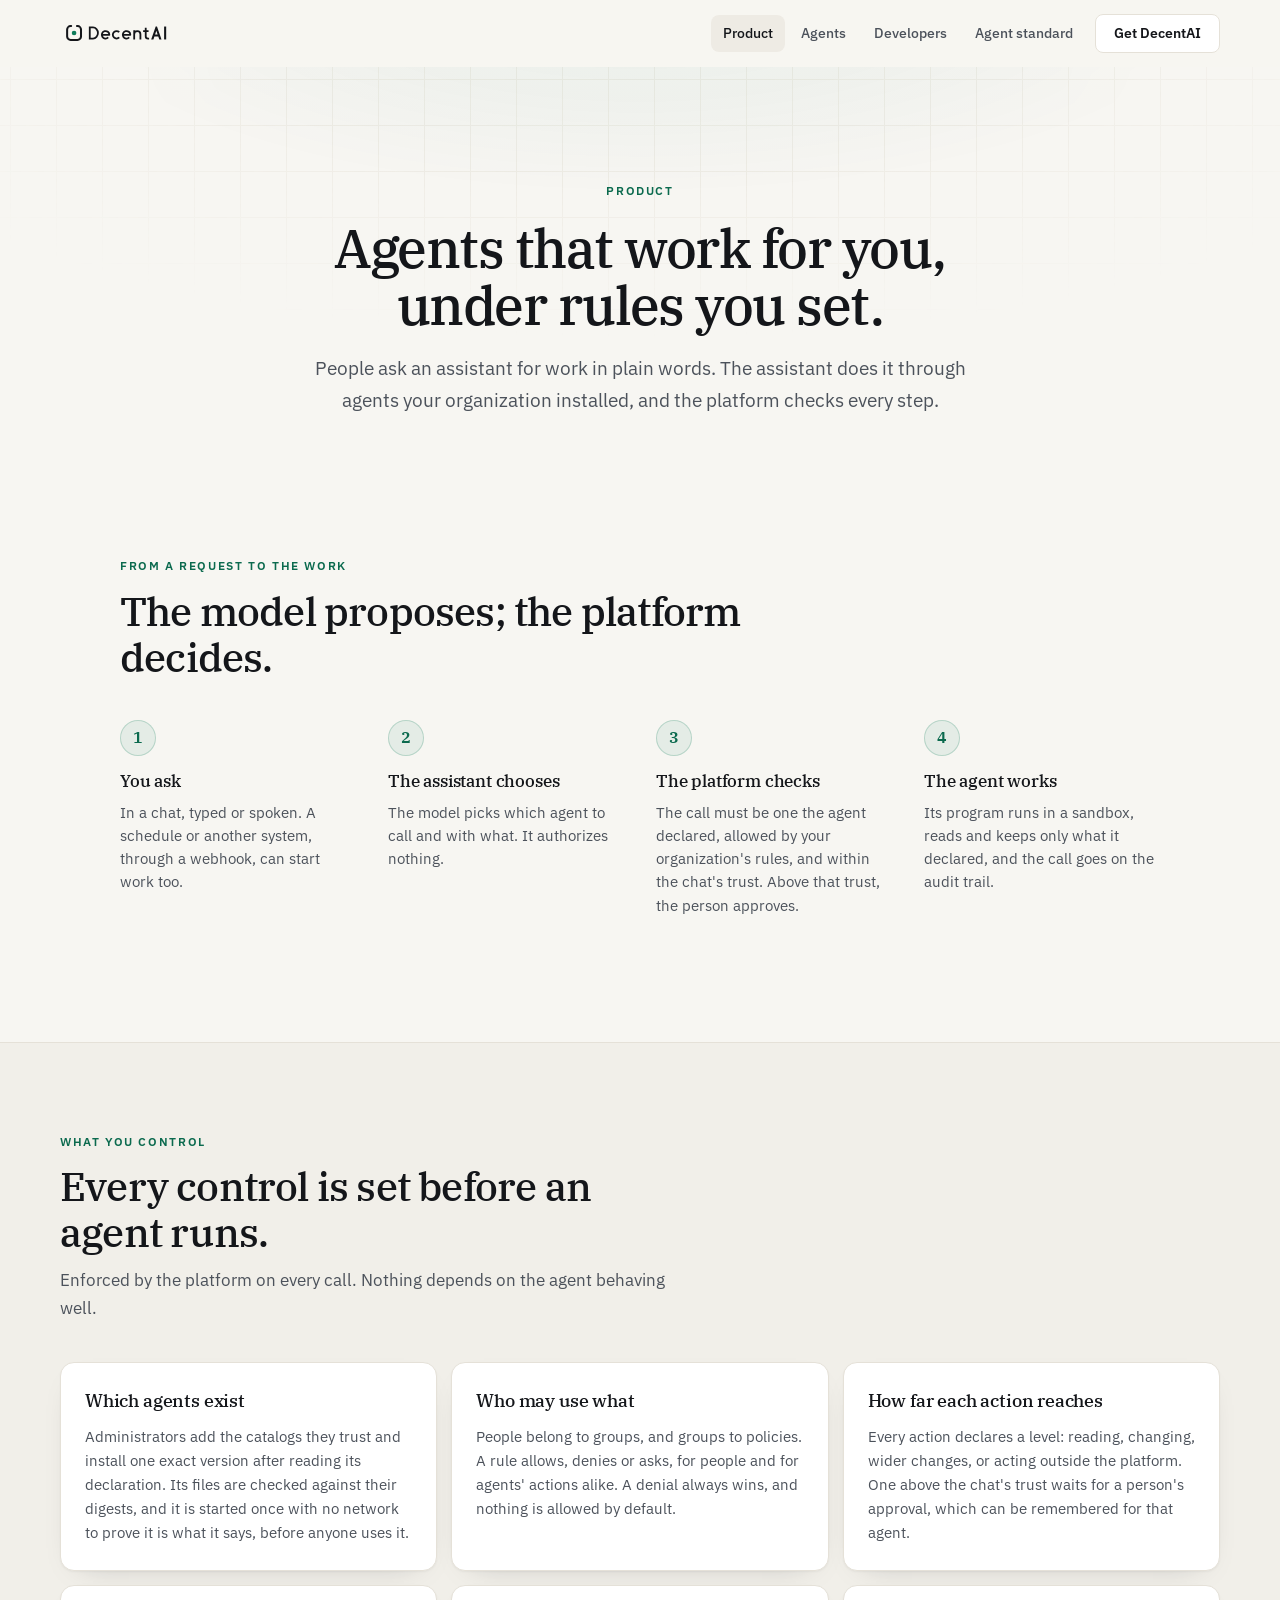
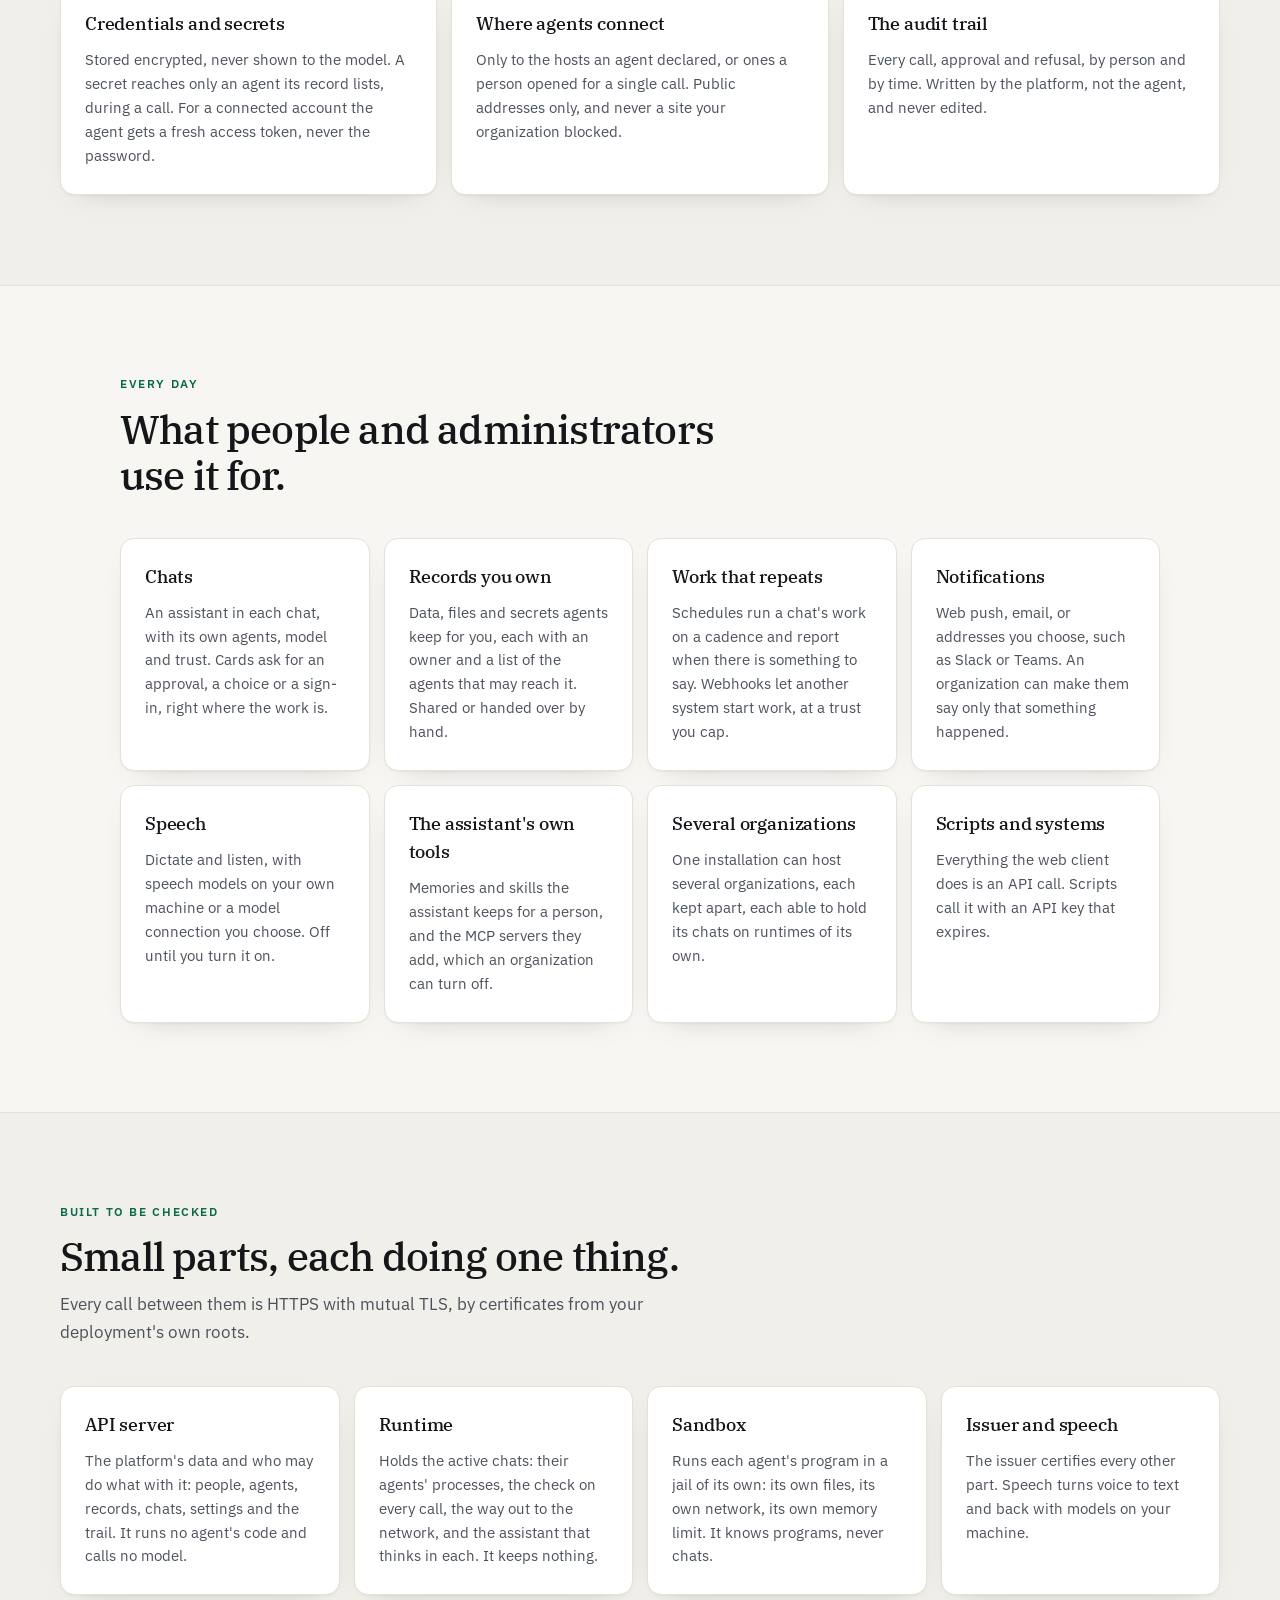
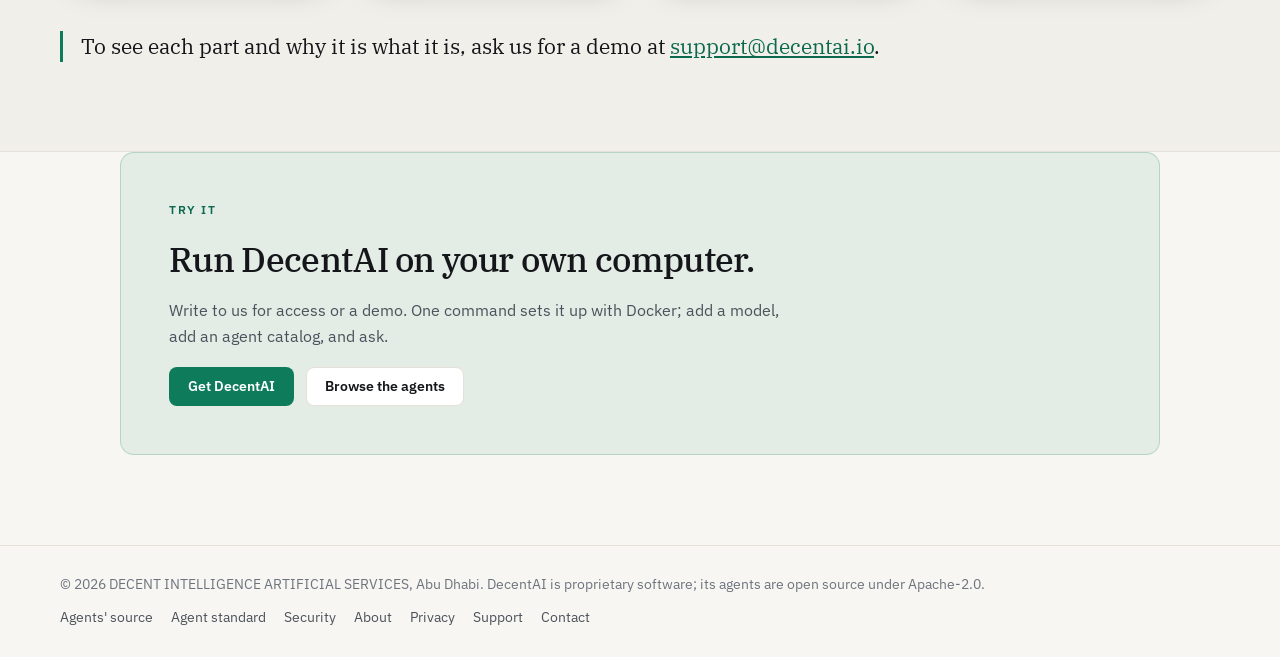
<file: product.html>
<!DOCTYPE html>
<html lang="en">
<head>
  <meta charset="utf-8">
  <meta name="viewport" content="width=device-width, initial-scale=1">
  <title>Product · DecentAI</title>
  <meta name="description" content="How DecentAI turns a request into work: the assistant proposes, the platform checks every call against the agent's declaration, your rules and the chat's trust, and the agent works in a sandbox of its own.">
  <meta property="og:title" content="DecentAI: the product">
  <meta property="og:image" content="https://decentai.io/brand/decentai-og-1200x630.png">
  <meta name="color-scheme" content="light dark">
  <link rel="icon" href="favicon.ico" sizes="16x16 32x32 48x48">
  <link rel="icon" type="image/png" sizes="32x32" href="brand/decentai-mark-32.png">
  <link rel="apple-touch-icon" sizes="180x180" href="brand/decentai-mark-180.png">
  <link rel="preconnect" href="https://fonts.googleapis.com">
  <link rel="preconnect" href="https://fonts.gstatic.com" crossorigin>
  <link rel="stylesheet" href="https://fonts.googleapis.com/css2?family=IBM+Plex+Serif:wght@400;500;600&amp;family=IBM+Plex+Sans:wght@400;500;600&amp;display=swap">
  <link rel="stylesheet" href="site.css">
</head>
<body>
  <header class="site-head">
    <a class="site-brand" href="/" aria-label="DecentAI home">
      <img class="site-logo only-light" src="brand/decentai-lockup-horizontal.svg" alt="DecentAI">
      <img class="site-logo only-dark" src="brand/decentai-lockup-horizontal-dark.svg" alt="DecentAI">
    </a>
    <nav class="site-nav" aria-label="Site">
      <a href="product" aria-current="page">Product</a>
      <a href="agents">Agents</a>
      <a href="developers">Developers</a>
      <a href="https://github.com/decentai-io/decentai-official-agents/blob/main/STANDARD.md">Agent standard</a>
      <a class="btn" href="download">Get DecentAI</a>
    </nav>
  </header>

  <main>
    <section class="hero hero--page">
      <div class="hero-ground" aria-hidden="true"></div>
      <div class="hero-inner">
        <span class="kicker">Product</span>
        <h1>Agents that work for you, under rules you set.</h1>
        <p class="hero-lead">People ask an assistant for work in plain words. The assistant does it through agents your organization installed, and the platform checks every step.</p>
      </div>
    </section>

    <section class="band">
      <div class="band-head">
        <span class="kicker">From a request to the work</span>
        <h2>The model proposes; the platform decides.</h2>
      </div>
      <ol class="steps">
        <li class="step"><span class="step-n">1</span><div><h3>You ask</h3><p>In a chat, typed or spoken. A schedule or another system, through a webhook, can start work too.</p></div></li>
        <li class="step"><span class="step-n">2</span><div><h3>The assistant chooses</h3><p>The model picks which agent to call and with what. It authorizes nothing.</p></div></li>
        <li class="step"><span class="step-n">3</span><div><h3>The platform checks</h3><p>The call must be one the agent declared, allowed by your organization's rules, and within the chat's trust. Above that trust, the person approves.</p></div></li>
        <li class="step"><span class="step-n">4</span><div><h3>The agent works</h3><p>Its program runs in a sandbox, reads and keeps only what it declared, and the call goes on the audit trail.</p></div></li>
      </ol>
    </section>

    <section class="band band--alt">
      <div class="band-head">
        <span class="kicker">What you control</span>
        <h2>Every control is set before an agent runs.</h2>
        <p>Enforced by the platform on every call. Nothing depends on the agent behaving well.</p>
      </div>
      <div class="pillars">
        <article class="pillar"><h3>Which agents exist</h3><p>Administrators add the catalogs they trust and install one exact version after reading its declaration. Its files are checked against their digests, and it is started once with no network to prove it is what it says, before anyone uses it.</p></article>
        <article class="pillar"><h3>Who may use what</h3><p>People belong to groups, and groups to policies. A rule allows, denies or asks, for people and for agents' actions alike. A denial always wins, and nothing is allowed by default.</p></article>
        <article class="pillar"><h3>How far each action reaches</h3><p>Every action declares a level: reading, changing, wider changes, or acting outside the platform. One above the chat's trust waits for a person's approval, which can be remembered for that agent.</p></article>
        <article class="pillar"><h3>Credentials and secrets</h3><p>Stored encrypted, never shown to the model. A secret reaches only an agent its record lists, during a call. For a connected account the agent gets a fresh access token, never the password.</p></article>
        <article class="pillar"><h3>Where agents connect</h3><p>Only to the hosts an agent declared, or ones a person opened for a single call. Public addresses only, and never a site your organization blocked.</p></article>
        <article class="pillar"><h3>The audit trail</h3><p>Every call, approval and refusal, by person and by time. Written by the platform, not the agent, and never edited.</p></article>
      </div>
    </section>

    <section class="band">
      <div class="band-head">
        <span class="kicker">Every day</span>
        <h2>What people and administrators use it for.</h2>
      </div>
      <div class="pillars kinds">
        <article class="pillar"><h3>Chats</h3><p>An assistant in each chat, with its own agents, model and trust. Cards ask for an approval, a choice or a sign-in, right where the work is.</p></article>
        <article class="pillar"><h3>Records you own</h3><p>Data, files and secrets agents keep for you, each with an owner and a list of the agents that may reach it. Shared or handed over by hand.</p></article>
        <article class="pillar"><h3>Work that repeats</h3><p>Schedules run a chat's work on a cadence and report when there is something to say. Webhooks let another system start work, at a trust you cap.</p></article>
        <article class="pillar"><h3>Notifications</h3><p>Web push, email, or addresses you choose, such as Slack or Teams. An organization can make them say only that something happened.</p></article>
        <article class="pillar"><h3>Speech</h3><p>Dictate and listen, with speech models on your own machine or a model connection you choose. Off until you turn it on.</p></article>
        <article class="pillar"><h3>The assistant's own tools</h3><p>Memories and skills the assistant keeps for a person, and the MCP servers they add, which an organization can turn off.</p></article>
        <article class="pillar"><h3>Several organizations</h3><p>One installation can host several organizations, each kept apart, each able to hold its chats on runtimes of its own.</p></article>
        <article class="pillar"><h3>Scripts and systems</h3><p>Everything the web client does is an API call. Scripts call it with an API key that expires.</p></article>
      </div>
    </section>

    <section class="band band--alt">
      <div class="band-head">
        <span class="kicker">Built to be checked</span>
        <h2>Small parts, each doing one thing.</h2>
        <p>Every call between them is HTTPS with mutual TLS, by certificates from your deployment's own roots.</p>
      </div>
      <div class="pillars kinds">
        <article class="pillar"><h3>API server</h3><p>The platform's data and who may do what with it: people, agents, records, chats, settings and the trail. It runs no agent's code and calls no model.</p></article>
        <article class="pillar"><h3>Runtime</h3><p>Holds the active chats: their agents' processes, the check on every call, the way out to the network, and the assistant that thinks in each. It keeps nothing.</p></article>
        <article class="pillar"><h3>Sandbox</h3><p>Runs each agent's program in a jail of its own: its own files, its own network, its own memory limit. It knows programs, never chats.</p></article>
        <article class="pillar"><h3>Issuer and speech</h3><p>The issuer certifies every other part. Speech turns voice to text and back with models on your machine.</p></article>
      </div>
      <p class="band-close">To see each part and why it is what it is, ask us for a demo at <a href="mailto:support@decentai.io">support@decentai.io</a>.</p>
    </section>

    <section class="band band--cta">
      <div class="cta-card">
        <span class="kicker">Try it</span>
        <h2>Run DecentAI on your own computer.</h2>
        <p>Write to us for access or a demo. One command sets it up with Docker; add a model, add an agent catalog, and ask.</p>
        <div class="hero-actions">
          <a class="btn btn--primary" href="download">Get DecentAI</a>
          <a class="btn" href="agents">Browse the agents</a>
        </div>
      </div>
    </section>
  </main>

  <footer class="site-foot">
    <span>© 2026 DECENT INTELLIGENCE ARTIFICIAL SERVICES, Abu Dhabi. DecentAI is proprietary software; its agents are open source under Apache-2.0.</span>
    <nav aria-label="Footer">
      <a href="https://github.com/decentai-io/decentai-official-agents">Agents' source</a>
      <a href="https://github.com/decentai-io/decentai-official-agents/blob/main/STANDARD.md">Agent standard</a>
      <a href="mailto:support@decentai.io">Security</a>
      <a href="about">About</a>
      <a href="privacy">Privacy</a>
      <a href="support">Support</a>
      <a href="mailto:support@decentai.io">Contact</a>
    </nav>
  </footer>
</body>
</html>
</file>
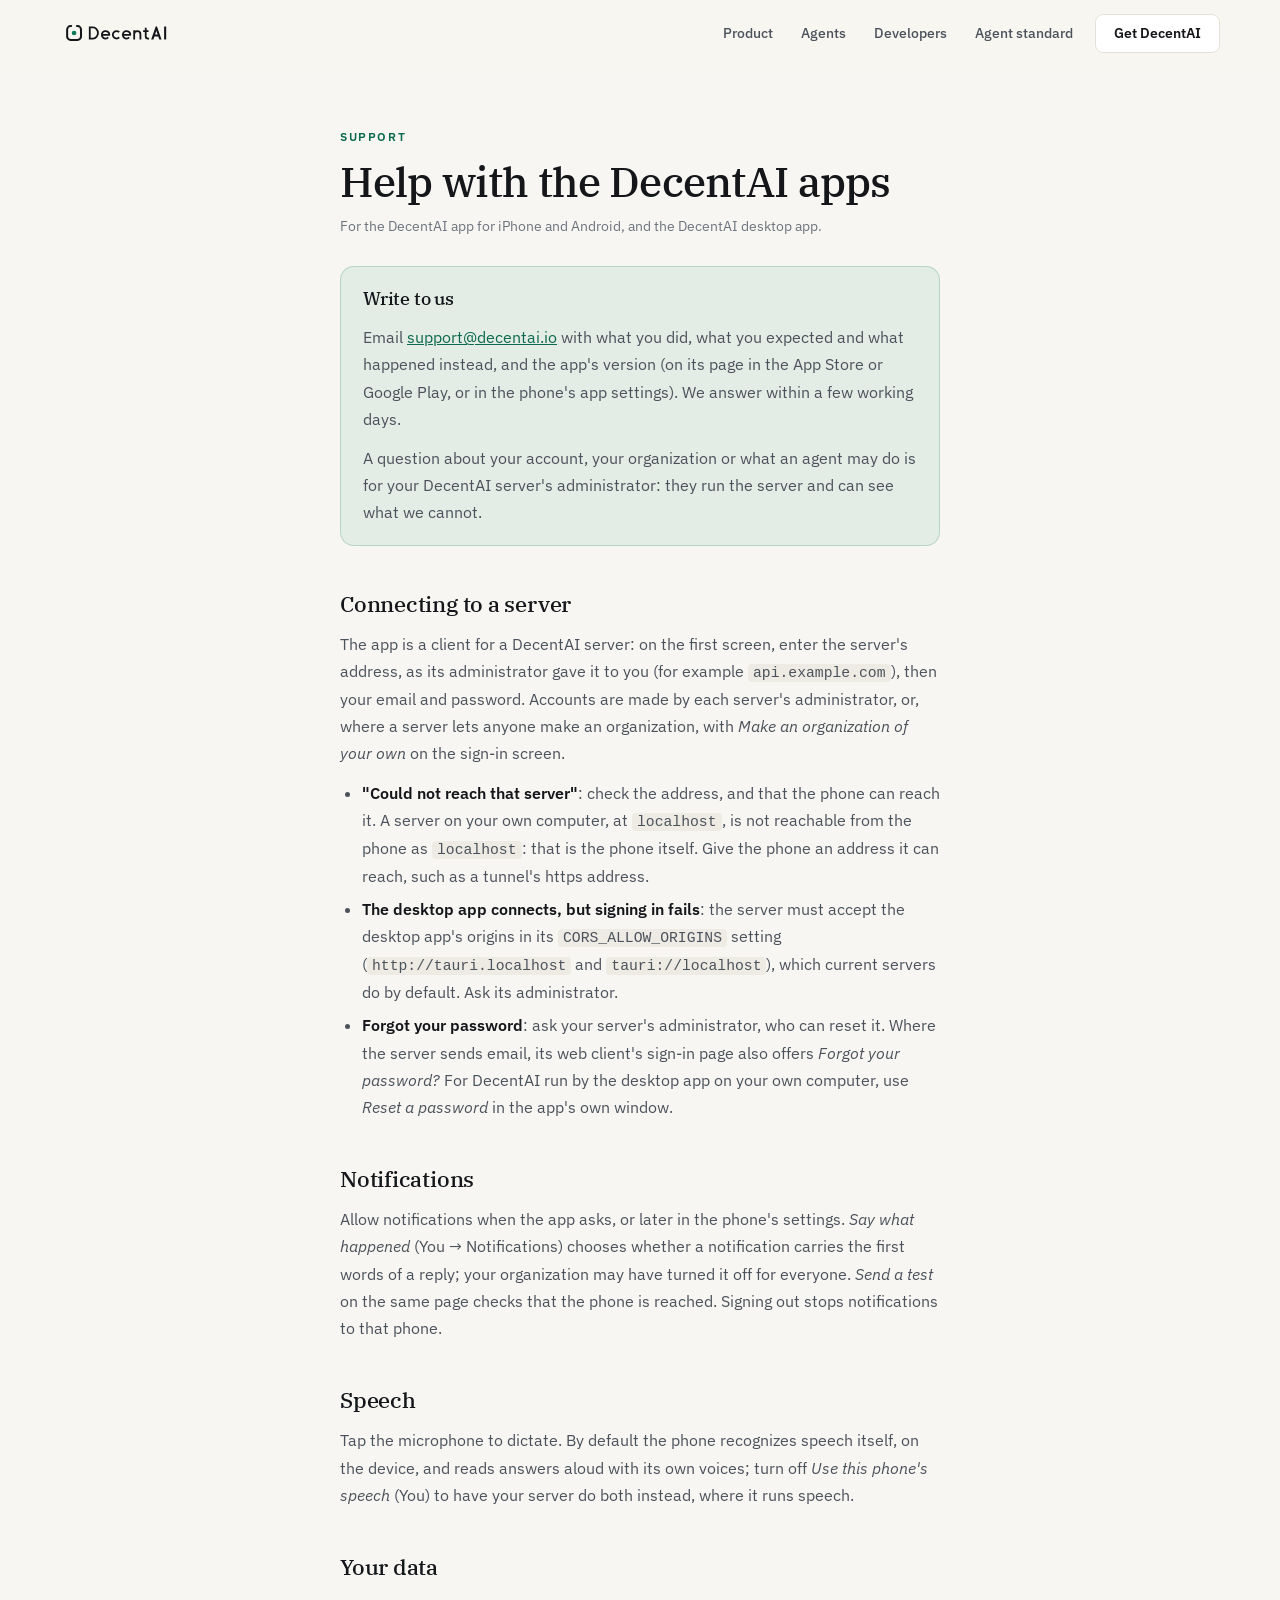
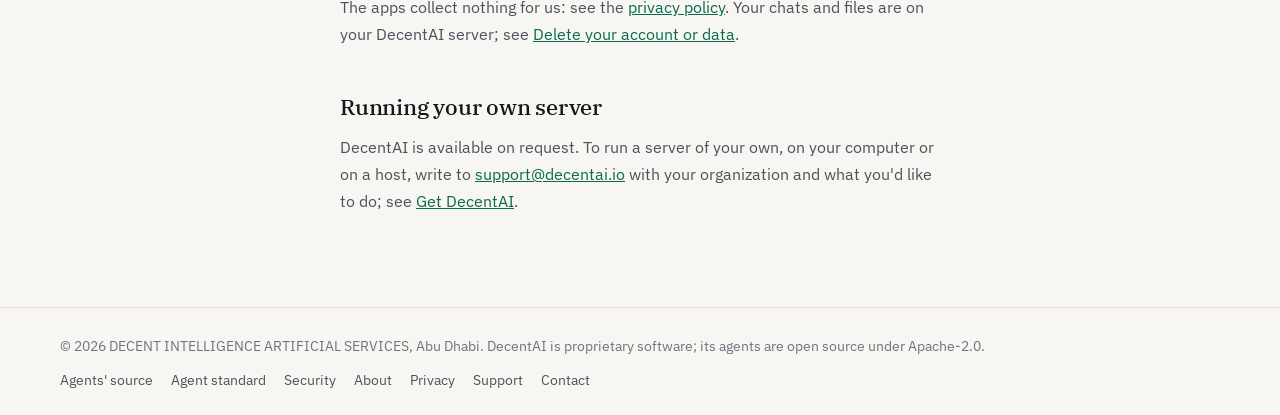
<file: support.html>
<!DOCTYPE html>
<html lang="en">
<head>
  <meta charset="utf-8">
  <meta name="viewport" content="width=device-width, initial-scale=1">
  <title>Support · DecentAI</title>
  <meta name="description" content="Help with the DecentAI apps: connecting to a server, signing in, notifications and speech.">
  <meta name="color-scheme" content="light dark">
  <link rel="icon" href="favicon.ico" sizes="16x16 32x32 48x48">
  <link rel="icon" type="image/png" sizes="32x32" href="brand/decentai-mark-32.png">
  <link rel="apple-touch-icon" sizes="180x180" href="brand/decentai-mark-180.png">
  <link rel="preconnect" href="https://fonts.googleapis.com">
  <link rel="preconnect" href="https://fonts.gstatic.com" crossorigin>
  <link rel="stylesheet" href="https://fonts.googleapis.com/css2?family=IBM+Plex+Serif:wght@400;500;600&amp;family=IBM+Plex+Sans:wght@400;500;600&amp;display=swap">
  <link rel="stylesheet" href="site.css">
</head>
<body>
  <header class="site-head">
    <a class="site-brand" href="/" aria-label="DecentAI home">
      <img class="site-logo only-light" src="brand/decentai-lockup-horizontal.svg" alt="DecentAI">
      <img class="site-logo only-dark" src="brand/decentai-lockup-horizontal-dark.svg" alt="DecentAI">
    </a>
    <nav class="site-nav" aria-label="Site">
      <a href="product">Product</a>
      <a href="agents">Agents</a>
      <a href="developers">Developers</a>
      <a href="https://github.com/decentai-io/decentai-official-agents/blob/main/STANDARD.md">Agent standard</a>
      <a class="btn" href="download">Get DecentAI</a>
    </nav>
  </header>

  <main class="doc">
    <span class="kicker">Support</span>
    <h1>Help with the DecentAI apps</h1>
    <p class="doc-meta">For the DecentAI app for iPhone and Android, and the DecentAI desktop app.</p>

    <section class="doc-short">
      <h2>Write to us</h2>
      <p>Email <a href="mailto:support@decentai.io">support@decentai.io</a> with what you did, what you expected and what happened instead, and the app's version (on its page in the App Store or Google Play, or in the phone's app settings). We answer within a few working days.</p>
      <p>A question about your account, your organization or what an agent may do is for your DecentAI server's administrator: they run the server and can see what we cannot.</p>
    </section>

    <h2>Connecting to a server</h2>
    <p>The app is a client for a DecentAI server: on the first screen, enter the server's address, as its administrator gave it to you (for example <code>api.example.com</code>), then your email and password. Accounts are made by each server's administrator, or, where a server lets anyone make an organization, with <em>Make an organization of your own</em> on the sign-in screen.</p>
    <ul>
      <li><strong>"Could not reach that server"</strong>: check the address, and that the phone can reach it. A server on your own computer, at <code>localhost</code>, is not reachable from the phone as <code>localhost</code>: that is the phone itself. Give the phone an address it can reach, such as a tunnel's https address.</li>
      <li><strong>The desktop app connects, but signing in fails</strong>: the server must accept the desktop app's origins in its <code>CORS_ALLOW_ORIGINS</code> setting (<code>http://tauri.localhost</code> and <code>tauri://localhost</code>), which current servers do by default. Ask its administrator.</li>
      <li><strong>Forgot your password</strong>: ask your server's administrator, who can reset it. Where the server sends email, its web client's sign-in page also offers <em>Forgot your password?</em> For DecentAI run by the desktop app on your own computer, use <em>Reset a password</em> in the app's own window.</li>
    </ul>

    <h2>Notifications</h2>
    <p>Allow notifications when the app asks, or later in the phone's settings. <em>Say what happened</em> (You → Notifications) chooses whether a notification carries the first words of a reply; your organization may have turned it off for everyone. <em>Send a test</em> on the same page checks that the phone is reached. Signing out stops notifications to that phone.</p>

    <h2>Speech</h2>
    <p>Tap the microphone to dictate. By default the phone recognizes speech itself, on the device, and reads answers aloud with its own voices; turn off <em>Use this phone's speech</em> (You) to have your server do both instead, where it runs speech.</p>

    <h2>Your data</h2>
    <p>The apps collect nothing for us: see the <a href="privacy">privacy policy</a>. Your chats and files are on your DecentAI server; see <a href="delete-account">Delete your account or data</a>.</p>

    <h2>Running your own server</h2>
    <p>DecentAI is available on request. To run a server of your own, on your computer or on a host, write to <a href="mailto:support@decentai.io">support@decentai.io</a> with your organization and what you'd like to do; see <a href="download">Get DecentAI</a>.</p>
  </main>

  <footer class="site-foot">
    <span>© 2026 DECENT INTELLIGENCE ARTIFICIAL SERVICES, Abu Dhabi. DecentAI is proprietary software; its agents are open source under Apache-2.0.</span>
    <nav aria-label="Footer">
      <a href="https://github.com/decentai-io/decentai-official-agents">Agents' source</a>
      <a href="https://github.com/decentai-io/decentai-official-agents/blob/main/STANDARD.md">Agent standard</a>
      <a href="mailto:support@decentai.io">Security</a>
      <a href="about">About</a>
      <a href="privacy">Privacy</a>
      <a href="support">Support</a>
      <a href="mailto:support@decentai.io">Contact</a>
    </nav>
  </footer>
</body>
</html>
</file>
<file: site.css>
/* The DecentAI site: a few pages, no script.

   It carries the brand's palette: paper and ink with one deep green,
   each with a dark counterpart chosen by the reader's system. Type is
   IBM Plex: Serif for what a reader meets first, Sans for what they
   read afterwards. Sizes are set in clamp(), so the page is composed
   at 380px and at 1600px rather than merely fitting. */

:root {
  --paper: #f7f6f2;
  --paper-sunk: #f1efe9;
  --sheet: #ffffff;
  --ink: #14161a;
  --ink-soft: #4c525b;
  --ink-faint: #6e747e;
  --rule: #e5e1d8;
  --rule-soft: #eeebe4;
  --seal: #0e7c5b;
  --seal-ink: #0b6a4e;
  --seal-on: #ffffff;
  --seal-wash: rgba(14, 124, 91, .08);
  --seal-edge: rgba(14, 124, 91, .22);
  --lift: 0 1px 2px rgba(20, 22, 26, .04), 0 10px 30px -22px rgba(20, 22, 26, .35);
  --display: "IBM Plex Serif", Georgia, serif;
  --body: "IBM Plex Sans", system-ui, -apple-system, "Segoe UI", sans-serif;
  --radius: 8px;
  --radius-lg: 14px;
}

@media (prefers-color-scheme: dark) {
  :root {
    --paper: #0c0e11;
    --paper-sunk: #101317;
    --sheet: #14171b;
    --ink: #ecebe8;
    --ink-soft: #a7adb6;
    --ink-faint: #767d87;
    --rule: #23272d;
    --rule-soft: #1b1f24;
    --seal: #34be91;
    --seal-ink: #4fcf9f;
    --seal-on: #06251b;
    --seal-wash: rgba(52, 190, 145, .10);
    --seal-edge: rgba(52, 190, 145, .26);
    --lift: none;
  }
}

* { box-sizing: border-box; }
html { scroll-behavior: smooth; scroll-padding-top: 76px; }
body {
  margin: 0;
  background: var(--paper);
  color: var(--ink);
  font-family: var(--body);
  font-size: 16px;
  line-height: 1.6;
  -webkit-font-smoothing: antialiased;
  text-rendering: optimizeLegibility;
}
h1, h2, h3 { font-family: var(--display); font-weight: 500; }
a { color: var(--seal-ink); }

/* The ink lockup on light, the paper one on dark. */
.only-dark { display: none; }
@media (prefers-color-scheme: dark) {
  .only-light { display: none; }
  .only-dark { display: block; }
}

.kicker {
  font-size: 11.5px; font-weight: 600;
  letter-spacing: .14em; text-transform: uppercase;
  color: var(--seal-ink);
}

/* Header */
.site-head {
  position: sticky; top: 0; z-index: 5;
  display: flex; align-items: center; gap: 24px;
  padding: 14px clamp(18px, 5vw, 60px);
  background: color-mix(in srgb, var(--paper) 86%, transparent);
  backdrop-filter: saturate(140%) blur(10px);
}
.site-brand { display: inline-flex; }
.site-logo { height: 30px; }
.site-nav { margin-left: auto; display: flex; align-items: center; gap: 4px; }
.site-nav a:not(.btn) {
  padding: 7px 12px; border-radius: var(--radius);
  color: var(--ink-soft); text-decoration: none;
  font-size: 14px; font-weight: 500;
}
.site-nav a:not(.btn):hover, .site-nav a[aria-current="page"] { color: var(--ink); background: var(--rule-soft); }
.site-nav .btn { margin-left: 6px; }

/* Buttons */
.btn {
  display: inline-flex; align-items: center; justify-content: center; gap: 8px;
  padding: 10px 18px;
  border: 1px solid var(--rule); border-radius: var(--radius);
  background: var(--sheet); color: var(--ink);
  font-size: 14px; font-weight: 600; line-height: 1.2;
  text-decoration: none; white-space: nowrap;
  transition: border-color .14s ease, transform .14s ease, filter .14s ease;
}
.btn:hover { border-color: var(--ink); transform: translateY(-1px); }
.btn--primary { background: var(--seal); border-color: transparent; color: var(--seal-on); }
.btn--primary:hover { border-color: transparent; filter: brightness(1.06); }
.btn--lg { padding: 14px 24px; font-size: 15.5px; border-radius: var(--radius-lg); }

/* Hero */
.hero {
  position: relative; overflow: hidden;
  padding: clamp(56px, 9vw, 128px) clamp(18px, 5vw, 60px) clamp(48px, 7vw, 96px);
}
/* A wash of the seal colour behind the first screen, and a hairline
   grid that gives the paper a texture at large sizes. */
.hero-ground {
  position: absolute; inset: -20% -10% auto -10%; height: 150%;
  background:
    radial-gradient(58% 52% at 50% 0%, var(--seal-wash), transparent 70%),
    linear-gradient(var(--rule-soft) 1px, transparent 1px) 0 0 / 100% 46px,
    linear-gradient(90deg, var(--rule-soft) 1px, transparent 1px) 0 0 / 46px 100%;
  -webkit-mask-image: radial-gradient(70% 60% at 50% 12%, #000 35%, transparent 78%);
  mask-image: radial-gradient(70% 60% at 50% 12%, #000 35%, transparent 78%);
  opacity: .9; pointer-events: none;
}
.hero-inner {
  position: relative; max-width: 900px; margin: 0 auto;
  display: flex; flex-direction: column; align-items: center; gap: 20px;
  text-align: center;
}
.hero h1 {
  margin: 0; max-width: 15ch;
  font-size: clamp(38px, 6.4vw, 68px);
  line-height: 1.04; letter-spacing: -0.028em;
}
.hero-lead {
  margin: 0; max-width: 60ch;
  font-size: clamp(16.5px, 1.5vw, 19px); line-height: 1.68;
  color: var(--ink-soft);
}
.hero-actions { display: flex; flex-wrap: wrap; justify-content: center; gap: 12px; margin-top: 6px; }
.hero-note { margin: 0; max-width: 60ch; font-size: 13px; color: var(--ink-faint); }
/* An inner page's opening: the same, smaller. */
.hero--page { padding-bottom: clamp(28px, 4vw, 56px); }
.hero--page h1 { max-width: 20ch; font-size: clamp(34px, 5vw, 54px); }

/* Bands */
.band {
  padding: clamp(48px, 7vw, 104px) clamp(18px, 5vw, 60px);
  max-width: 1160px; margin: 0 auto; width: 100%;
}
.band--alt { max-width: none; background: var(--paper-sunk); border-block: 1px solid var(--rule); }
.band--alt > * { max-width: 1160px; margin-left: auto; margin-right: auto; }
.band-head { max-width: 64ch; margin-bottom: 40px; display: flex; flex-direction: column; gap: 12px; }
.band--alt > .band-head { margin-left: max(0px, calc((100% - 1160px) / 2)); }
.band-head h2 { margin: 0; font-size: clamp(26px, 3.6vw, 40px); line-height: 1.15; letter-spacing: -0.02em; }
.band-head p { margin: 0; color: var(--ink-soft); font-size: 16.5px; line-height: 1.65; }

/* Pillars */
.pillars { display: grid; grid-template-columns: repeat(auto-fit, minmax(min(100%, 340px), 1fr)); gap: 14px; }
.kinds { grid-template-columns: repeat(auto-fit, minmax(min(100%, 240px), 1fr)); }
.pillars--more { margin-top: 14px; }
.pillar {
  display: flex; flex-direction: column; gap: 10px;
  padding: 24px 24px 26px;
  border: 1px solid var(--rule); border-radius: var(--radius-lg);
  background: var(--sheet); box-shadow: var(--lift);
  transition: border-color .16s ease, transform .16s ease;
}
.pillar:hover { border-color: var(--seal-edge); transform: translateY(-2px); }
.pillar h3 { margin: 0; font-size: 17.5px; letter-spacing: -0.01em; }
.pillar p { margin: 0; color: var(--ink-soft); font-size: 14.5px; line-height: 1.65; }
.band-close {
  margin-top: 36px; margin-bottom: 0; max-width: 70ch;
  font-family: var(--display); font-size: clamp(18px, 2vw, 21px); line-height: 1.45;
  padding-left: 18px; border-left: 3px solid var(--seal);
}
.band--alt > .band-close { margin-left: max(0px, calc((100% - 1160px) / 2)); }

/* A card's state, and where it leads */
.tag {
  align-self: flex-start; padding: 2px 10px; border-radius: 999px;
  border: 1px solid var(--seal-edge); background: var(--seal-wash); color: var(--seal-ink);
  font-size: 11.5px; font-weight: 600; letter-spacing: .04em;
}
.tag--soon { border-color: var(--rule); background: var(--rule-soft); color: var(--ink-faint); }
.pillar-links { margin-top: auto; padding-top: 4px; display: flex; flex-wrap: wrap; gap: 6px 16px; font-size: 14px; font-weight: 600; }
.pillar-links a { text-decoration: none; }
.pillar-links a:hover { text-decoration: underline; }

/* A heading over a group of cards, prose between them, and commands to copy */
.group { margin-top: 40px; margin-bottom: 6px; font-size: 20px; letter-spacing: -0.01em; }
.group:first-of-type { margin-top: 0; }
.group-note { margin-top: 0; margin-bottom: 16px; color: var(--ink-faint); font-size: 14.5px; }
.band-text { max-width: 72ch; margin-top: 0; margin-bottom: 14px; color: var(--ink-soft); }
.band-text code, .pillar code { font-size: .92em; padding: 1px 5px; border-radius: 4px; background: var(--rule-soft); }
.code {
  margin-top: 0; margin-bottom: 16px; padding: 16px 18px; overflow-x: auto;
  border: 1px solid var(--rule); border-radius: var(--radius); background: var(--sheet);
  font: 13.5px/1.65 ui-monospace, SFMono-Regular, Menlo, Consolas, monospace; color: var(--ink);
}

/* The comparison */
.compare-wrap {
  overflow-x: auto; border: 1px solid var(--rule); border-radius: var(--radius-lg);
  background: var(--sheet); box-shadow: var(--lift);
}
.compare { border-collapse: collapse; width: 100%; min-width: 640px; font-size: 15px; }
.compare th, .compare td { text-align: left; padding: 16px 20px; border-bottom: 1px solid var(--rule-soft); vertical-align: top; }
.compare tbody tr:last-child th, .compare tbody tr:last-child td { border-bottom: 0; }
.compare thead th { font-size: 12px; letter-spacing: .06em; text-transform: uppercase; color: var(--ink-faint); border-bottom: 1px solid var(--rule); }
.compare thead th.us { color: var(--seal-ink); }
.compare tbody th { font-weight: 600; width: 22%; }
.compare td.them { color: var(--ink-faint); width: 30%; }
.compare td.us { font-weight: 500; }
.sr-only { position: absolute; width: 1px; height: 1px; overflow: hidden; clip: rect(0 0 0 0); white-space: nowrap; }

/* Steps */
.steps { list-style: none; margin: 0 0 36px; padding: 0; display: grid; grid-template-columns: repeat(auto-fit, minmax(230px, 1fr)); gap: 28px 32px; }
.step { display: flex; flex-direction: column; gap: 12px; }
.step-n {
  display: grid; place-items: center; width: 36px; height: 36px;
  border-radius: 50%; border: 1px solid var(--seal-edge);
  background: var(--seal-wash); color: var(--seal-ink);
  font-family: var(--display); font-size: 16px; font-weight: 600;
}
.step h3 { margin: 0 0 6px; font-size: 17px; letter-spacing: -0.01em; }
.step p { margin: 0; color: var(--ink-soft); font-size: 14.5px; line-height: 1.6; }
#start .hero-actions, .actions-start { justify-content: flex-start; }
.start-note { margin: 18px 0 0; color: var(--ink-faint); font-size: 14px; }

/* The closing card */
.band--cta { padding-top: 0; }
.cta-card {
  display: flex; flex-direction: column; align-items: flex-start; gap: 12px;
  padding: clamp(28px, 4vw, 48px);
  border: 1px solid var(--seal-edge); border-radius: var(--radius-lg);
  background: var(--seal-wash);
}
.cta-card h2 { margin: 0; font-size: clamp(24px, 3vw, 34px); letter-spacing: -0.02em; }
.cta-card p { margin: 0; max-width: 62ch; color: var(--ink-soft); }
.cta-card .hero-actions { justify-content: flex-start; }

/* Footer */
.site-foot {
  display: flex; flex-wrap: wrap; align-items: center; justify-content: space-between; gap: 12px 24px;
  padding: 28px clamp(18px, 5vw, 60px);
  border-top: 1px solid var(--rule);
  color: var(--ink-faint); font-size: 13.5px;
}
.site-foot nav { display: flex; flex-wrap: wrap; gap: 18px; }
.site-foot a { color: var(--ink-soft); text-decoration: none; }
.site-foot a:hover { color: var(--ink); text-decoration: underline; }

/* A page of prose: the privacy policy, support */
.doc { max-width: 72ch; margin: 0 auto; padding: 56px clamp(18px, 5vw, 60px) 80px; }
.doc h1 { margin: 10px 0 8px; font-size: clamp(28px, 4vw, 42px); line-height: 1.15; letter-spacing: -0.02em; }
.doc h2 { margin: 40px 0 10px; font-size: 22px; letter-spacing: -0.01em; }
.doc h3 { margin: 24px 0 6px; font-size: 17px; }
.doc p, .doc li { color: var(--ink-soft); font-size: 16px; line-height: 1.7; }
.doc p { margin: 0 0 12px; }
.doc ul { margin: 0 0 12px; padding-left: 22px; }
.doc li { margin: 6px 0; }
.doc strong { color: var(--ink); font-weight: 600; }
.doc a { color: var(--seal-ink); }
.doc code { font-size: .92em; padding: 1px 5px; border-radius: 4px; background: var(--rule-soft); }
.doc-meta { color: var(--ink-faint) !important; font-size: 14px !important; }
.doc-short { margin: 28px 0 8px; padding: 18px 22px; border: 1px solid var(--seal-edge); border-radius: var(--radius-lg); background: var(--seal-wash); }
.doc-short h2 { margin-top: 0; font-size: 18px; }
.doc-short ul, .doc-short p:last-child { margin-bottom: 0; }

@media (max-width: 760px) {
  .site-head { flex-wrap: wrap; row-gap: 6px; }
  .site-nav { margin-left: 0; width: 100%; overflow-x: auto; }
  .site-nav a:not(.btn) { padding: 6px 9px; white-space: nowrap; }
  .hero-actions .btn { width: 100%; }
}
@media (prefers-reduced-motion: reduce) {
  html { scroll-behavior: auto; }
  .btn, .pillar { transition: none; }
  .btn:hover, .pillar:hover { transform: none; }
}
</file>
